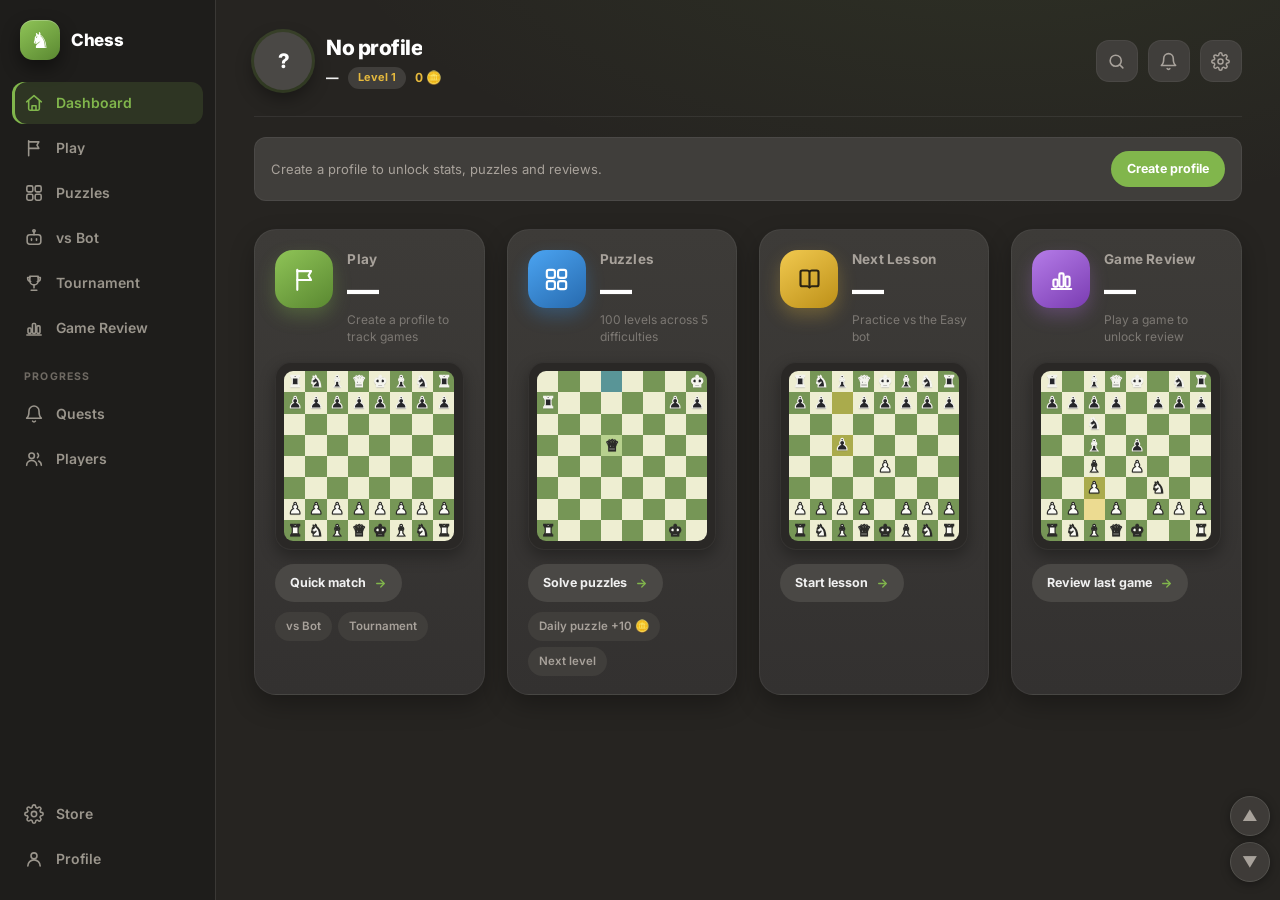
<file: index.html>
<!DOCTYPE html>
<html lang="en">
<head>
<meta charset="UTF-8">
<meta http-equiv="Cache-Control" content="no-cache, no-store, must-revalidate">
<meta http-equiv="Pragma" content="no-cache">
<meta http-equiv="Expires" content="0">
<!-- VERSION: 2.0.1 | Built: 2026-04-17 -->
<script src="js/head.js"></script>
<meta name="viewport" content="width=device-width, initial-scale=1.0, viewport-fit=cover">
<meta name="theme-color" content="#1a1a1a">
<meta name="mobile-web-app-capable" content="yes">
<meta name="apple-mobile-web-app-capable" content="yes">
<meta name="apple-mobile-web-app-title" content="Chess">
<title>Chess</title>
<link rel="stylesheet" href="css/base.css">
<link rel="stylesheet" href="css/dashboard.css">
<link rel="stylesheet" href="css/home.css">
<link rel="stylesheet" href="css/library.css">
<link rel="stylesheet" href="css/tournament.css">
<link rel="stylesheet" href="css/game.css">
<link rel="stylesheet" href="css/screens.css">
<link rel="stylesheet" href="css/ui.css">
</head>
<body>

<!-- ══════════ DASHBOARD ══════════ -->
<div class="screen on" id="sDash">
<div class="dash">

  <aside class="side">
    <a class="side-brand" href="#home">
      <span class="side-logo" aria-hidden="true">♞</span>
      <span class="side-word">Chess</span>
    </a>

    <nav class="side-nav" aria-label="Primary">
      <a class="nav-i on" href="#home" data-nav="home" title="Dashboard" aria-label="Dashboard" aria-current="page">
        <span class="nav-g"><svg viewBox="0 0 24 24" fill="none" stroke="currentColor" stroke-width="1.9" stroke-linecap="round" stroke-linejoin="round" aria-hidden="true"><path d="M3.2 10.6 12 3.2l8.8 7.4"></path><path d="M5.6 9.4V19a1.6 1.6 0 0 0 1.6 1.6h9.6A1.6 1.6 0 0 0 18.4 19V9.4"></path><path d="M9.6 20.6v-5.4h4.8v5.4"></path></svg></span>
        <span class="nav-t">Dashboard</span>
      </a>
      <a class="nav-i" href="#play" data-nav="play" title="Play" aria-label="Play">
        <span class="nav-g"><svg viewBox="0 0 24 24" fill="none" stroke="currentColor" stroke-width="1.9" stroke-linecap="round" stroke-linejoin="round" aria-hidden="true"><path d="M5.6 21.2V3.4"></path><path d="M5.6 4.6h12.2l-2.2 3.9 2.2 3.9H5.6"></path></svg></span>
        <span class="nav-t">Play</span>
      </a>
      <a class="nav-i" href="#puzzles" data-nav="puzzles" title="Puzzles" aria-label="Puzzles">
        <span class="nav-g"><svg viewBox="0 0 24 24" fill="none" stroke="currentColor" stroke-width="1.9" stroke-linejoin="round" aria-hidden="true"><rect x="3.4" y="3.4" width="7.2" height="7.2" rx="1.9"></rect><rect x="13.4" y="3.4" width="7.2" height="7.2" rx="1.9"></rect><rect x="3.4" y="13.4" width="7.2" height="7.2" rx="1.9"></rect><rect x="13.4" y="13.4" width="7.2" height="7.2" rx="1.9"></rect></svg></span>
        <span class="nav-t">Puzzles</span>
      </a>
      <a class="nav-i" href="#bot" data-nav="bot" title="Play vs Bot" aria-label="Play vs Bot">
        <span class="nav-g"><svg viewBox="0 0 24 24" fill="none" stroke="currentColor" stroke-width="1.9" stroke-linecap="round" stroke-linejoin="round" aria-hidden="true"><rect x="3.8" y="8" width="16.4" height="11.4" rx="3.2"></rect><path d="M12 4.6V8"></path><circle cx="12" cy="3.4" r="1.4"></circle><path d="M9 13v1.8M15 13v1.8"></path></svg></span>
        <span class="nav-t">vs Bot</span>
      </a>
      <a class="nav-i" href="#tournament" data-nav="tournament" title="Tournament" aria-label="Tournament">
        <span class="nav-g"><svg viewBox="0 0 24 24" fill="none" stroke="currentColor" stroke-width="1.9" stroke-linecap="round" stroke-linejoin="round" aria-hidden="true"><path d="M7 3.8h10v5.4a5 5 0 0 1-10 0z"></path><path d="M7 5.4H4.4v1.2A3.6 3.6 0 0 0 8 10.2"></path><path d="M17 5.4h2.6v1.2a3.6 3.6 0 0 1-3.6 3.6"></path><path d="M12 14.2v3.6M8.6 20.6h6.8"></path></svg></span>
        <span class="nav-t">Tournament</span>
      </a>
      <a class="nav-i" href="#review" data-nav="review" title="Game Review" aria-label="Game Review">
        <span class="nav-g"><svg viewBox="0 0 24 24" fill="none" stroke="currentColor" stroke-width="1.9" stroke-linejoin="round" aria-hidden="true"><path d="M3.4 20.4h17.2" stroke-linecap="round"></path><rect x="4.8" y="12" width="3.8" height="6.4" rx="1.2"></rect><rect x="10.1" y="6.6" width="3.8" height="11.8" rx="1.2"></rect><rect x="15.4" y="9.4" width="3.8" height="9" rx="1.2"></rect></svg></span>
        <span class="nav-t">Game Review</span>
      </a>
    </nav>

    <div class="side-cap">Progress</div>
    <nav class="side-nav side-nav-2" aria-label="Progress">
      <a class="nav-i" href="#quests" data-nav="quests" title="Quests" aria-label="Quests">
        <span class="nav-g"><svg viewBox="0 0 24 24" fill="none" stroke="currentColor" stroke-width="1.9" stroke-linecap="round" stroke-linejoin="round" aria-hidden="true"><path d="M18 8.4a6 6 0 1 0-12 0c0 6.6-2.8 8.6-2.8 8.6h17.6S18 15 18 8.4"></path><path d="M13.7 20.6a2 2 0 0 1-3.4 0"></path></svg></span>
        <span class="nav-t">Quests</span>
        <span class="dot" id="questDot" aria-hidden="true"></span>
      </a>
      <a class="nav-i" href="#library" data-nav="library" title="Players" aria-label="Players">
        <span class="nav-g"><svg viewBox="0 0 24 24" fill="none" stroke="currentColor" stroke-width="1.9" stroke-linecap="round" stroke-linejoin="round" aria-hidden="true"><circle cx="9.2" cy="8" r="3.3"></circle><path d="M3.2 19.6a6 6 0 0 1 12 0"></path><path d="M16.2 5.2a3.3 3.3 0 0 1 0 5.2"></path><path d="M17.6 14.4a6 6 0 0 1 3.2 5.2"></path></svg></span>
        <span class="nav-t">Players</span>
      </a>
    </nav>

    <div class="side-foot">
      <a class="nav-i" href="#store" data-nav="store" title="Store" aria-label="Store">
        <span class="nav-g"><svg viewBox="0 0 24 24" fill="none" stroke="currentColor" stroke-width="1.9" stroke-linecap="round" stroke-linejoin="round" aria-hidden="true"><circle cx="12" cy="12" r="3.2"></circle><path d="M19.4 15a1.7 1.7 0 0 0 .34 1.87l.06.06a2 2 0 1 1-2.83 2.83l-.06-.06A1.7 1.7 0 0 0 15 19.4a1.7 1.7 0 0 0-1 1.56V21a2 2 0 1 1-4 0v-.09A1.7 1.7 0 0 0 9 19.4a1.7 1.7 0 0 0-1.87.33l-.06.06a2 2 0 1 1-2.83-2.83l.06-.06A1.7 1.7 0 0 0 4.6 15a1.7 1.7 0 0 0-1.56-1H3a2 2 0 1 1 0-4h.09A1.7 1.7 0 0 0 4.6 9a1.7 1.7 0 0 0-.33-1.87l-.06-.06a2 2 0 1 1 2.83-2.83l.06.06A1.7 1.7 0 0 0 9 4.6h.09A1.7 1.7 0 0 0 10 3.09V3a2 2 0 1 1 4 0v.09A1.7 1.7 0 0 0 15 4.6a1.7 1.7 0 0 0 1.87-.33l.06-.06a2 2 0 1 1 2.83 2.83l-.06.06A1.7 1.7 0 0 0 19.4 9v.09A1.7 1.7 0 0 0 20.91 10H21a2 2 0 1 1 0 4h-.09a1.7 1.7 0 0 0-1.51 1z"></path></svg></span>
        <span class="nav-t">Store</span>
      </a>
      <a class="nav-i hide-sm" href="#profile" data-nav="profile" title="Switch profile" aria-label="Switch profile">
        <span class="nav-g"><svg viewBox="0 0 24 24" fill="none" stroke="currentColor" stroke-width="1.9" stroke-linecap="round" stroke-linejoin="round" aria-hidden="true"><circle cx="12" cy="8.2" r="3.6"></circle><path d="M4.6 20.4a7.4 7.4 0 0 1 14.8 0"></path></svg></span>
        <span class="nav-t">Profile</span>
      </a>
    </div>
  </aside>

  <main class="main">
    <div class="wrap">

      <header class="top">
        <a class="prof" href="#profile" title="Switch profile">
          <div class="prof-av" id="profAv" aria-hidden="true">?</div>
          <div class="prof-meta">
            <div class="prof-name">
              <span class="prof-handle" id="profName">No profile</span>
              <svg class="vbadge" id="profBadge" viewBox="0 0 24 24" role="img" aria-label="Profile active">
                <circle cx="12" cy="12" r="11" fill="#3f8ae0"></circle>
                <path d="M7 12.4l3.2 3.2L17 8.9" fill="none" stroke="#ffffff" stroke-width="2.6" stroke-linecap="round" stroke-linejoin="round"></path>
              </svg>
            </div>
            <div class="prof-sub">
              <span class="rating" id="profRating">—</span>
              <span class="chip" id="profLevel">Level 1</span>
              <span class="coins" id="profCoins">0 🪙</span>
            </div>
          </div>
        </a>

        <div class="util">
          <a class="util-i" href="#library" title="Search players" aria-label="Search players">
            <svg viewBox="0 0 24 24" fill="none" stroke="currentColor" stroke-width="2" stroke-linecap="round" aria-hidden="true">
              <circle cx="11" cy="11" r="7"></circle>
              <path d="M20 20l-3.6-3.6"></path>
            </svg>
          </a>
          <a class="util-i" href="#quests" title="Quests" aria-label="Quests">
            <svg viewBox="0 0 24 24" fill="none" stroke="currentColor" stroke-width="2" stroke-linecap="round" stroke-linejoin="round" aria-hidden="true">
              <path d="M18 8a6 6 0 1 0-12 0c0 7-3 9-3 9h18s-3-2-3-9"></path>
              <path d="M13.7 21a2 2 0 0 1-3.4 0"></path>
            </svg>
          </a>
          <a class="util-i" href="#store" title="Store" aria-label="Store">
            <svg viewBox="0 0 24 24" fill="none" stroke="currentColor" stroke-width="1.9" stroke-linecap="round" stroke-linejoin="round" aria-hidden="true">
              <circle cx="12" cy="12" r="3.2"></circle>
              <path d="M19.4 15a1.7 1.7 0 0 0 .34 1.87l.06.06a2 2 0 1 1-2.83 2.83l-.06-.06A1.7 1.7 0 0 0 15 19.4a1.7 1.7 0 0 0-1 1.56V21a2 2 0 1 1-4 0v-.09A1.7 1.7 0 0 0 9 19.4a1.7 1.7 0 0 0-1.87.33l-.06.06a2 2 0 1 1-2.83-2.83l.06-.06A1.7 1.7 0 0 0 4.6 15a1.7 1.7 0 0 0-1.56-1H3a2 2 0 1 1 0-4h.09A1.7 1.7 0 0 0 4.6 9a1.7 1.7 0 0 0-.33-1.87l-.06-.06a2 2 0 1 1 2.83-2.83l.06.06A1.7 1.7 0 0 0 9 4.6h.09A1.7 1.7 0 0 0 10 3.09V3a2 2 0 1 1 4 0v.09A1.7 1.7 0 0 0 15 4.6a1.7 1.7 0 0 0 1.87-.33l.06-.06a2 2 0 1 1 2.83 2.83l-.06.06A1.7 1.7 0 0 0 19.4 9v.09A1.7 1.7 0 0 0 20.91 10H21a2 2 0 1 1 0 4h-.09a1.7 1.7 0 0 0-1.51 1z"></path>
            </svg>
          </a>
        </div>
      </header>

      <div class="dash-note" id="dashNote" hidden>
        <span id="dashNoteText">No profile yet — create one to unlock stats.</span>
        <a class="dash-note-btn" href="#login">Create profile</a>
      </div>

      <section class="cards">

        <article class="card">
          <div class="c-head">
            <div class="c-ico ico-green" aria-hidden="true"><svg viewBox="0 0 24 24" fill="none" stroke="currentColor" stroke-width="1.9" stroke-linecap="round" stroke-linejoin="round"><path d="M5.6 21.2V3.4"></path><path d="M5.6 4.6h12.2l-2.2 3.9 2.2 3.9H5.6"></path></svg></div>
            <div class="c-copy">
              <div class="c-title">Play</div>
              <div class="c-stat" id="statPlay">0</div>
              <div class="c-text" id="textPlay">2-player, vs bot or tournament</div>
            </div>
          </div>
          <div class="c-vis">
            <div class="frame"><div class="board" data-board="play"></div></div>
            <a class="c-cta" href="#play">
              Quick match
              <svg viewBox="0 0 24 24" fill="none" stroke="currentColor" stroke-width="2.4" stroke-linecap="round" stroke-linejoin="round" aria-hidden="true"><path d="M5 12h13"></path><path d="M12.5 5.5 19 12l-6.5 6.5"></path></svg>
            </a>
            <div class="c-links">
              <a href="#bot">vs Bot</a>
              <a href="#tournament">Tournament</a>
            </div>
          </div>
        </article>

        <article class="card">
          <div class="c-head">
            <div class="c-ico ico-blue" aria-hidden="true"><svg viewBox="0 0 24 24" fill="none" stroke="currentColor" stroke-width="1.9" stroke-linejoin="round"><rect x="3.4" y="3.4" width="7.2" height="7.2" rx="1.9"></rect><rect x="13.4" y="3.4" width="7.2" height="7.2" rx="1.9"></rect><rect x="3.4" y="13.4" width="7.2" height="7.2" rx="1.9"></rect><rect x="13.4" y="13.4" width="7.2" height="7.2" rx="1.9"></rect></svg></div>
            <div class="c-copy">
              <div class="c-title">Puzzles</div>
              <div class="c-stat" id="statPuzzles">0</div>
              <div class="c-text" id="textPuzzles">Solved · 100 levels</div>
            </div>
          </div>
          <div class="c-vis">
            <div class="frame"><div class="board" data-board="puzzles"></div></div>
            <a class="c-cta" href="#puzzles">
              Solve puzzles
              <svg viewBox="0 0 24 24" fill="none" stroke="currentColor" stroke-width="2.4" stroke-linecap="round" stroke-linejoin="round" aria-hidden="true"><path d="M5 12h13"></path><path d="M12.5 5.5 19 12l-6.5 6.5"></path></svg>
            </a>
            <div class="c-links">
              <a href="#daily" id="dailyLink">Daily puzzle +10 🪙</a>
              <a href="#lesson">Next level</a>
            </div>
          </div>
        </article>

        <article class="card">
          <div class="c-head">
            <div class="c-ico ico-gold" aria-hidden="true"><svg viewBox="0 0 24 24" fill="none" stroke="currentColor" stroke-width="1.9" stroke-linecap="round" stroke-linejoin="round"><path d="M4 5.6A1.6 1.6 0 0 1 5.6 4H10a2.6 2.6 0 0 1 2 1 2.6 2.6 0 0 1 2-1h4.4A1.6 1.6 0 0 1 20 5.6v10.8a1.6 1.6 0 0 1-1.6 1.6H14a2.6 2.6 0 0 0-2 1 2.6 2.6 0 0 0-2-1H5.6A1.6 1.6 0 0 1 4 16.4z"></path><path d="M12 5.8v13"></path></svg></div>
            <div class="c-copy">
              <div class="c-title">Next Lesson</div>
              <div class="c-stat" id="statLesson">—</div>
              <div class="c-text" id="textLesson">Practice vs the Easy bot</div>
            </div>
          </div>
          <div class="c-vis">
            <div class="frame"><div class="board" data-board="lesson"></div></div>
            <div class="meter" id="lessonMeter" hidden><span class="m-fill fill-gold" id="lessonFill" style="width:0%"></span></div>
            <a class="c-cta" href="#lesson">
              Start lesson
              <svg viewBox="0 0 24 24" fill="none" stroke="currentColor" stroke-width="2.4" stroke-linecap="round" stroke-linejoin="round" aria-hidden="true"><path d="M5 12h13"></path><path d="M12.5 5.5 19 12l-6.5 6.5"></path></svg>
            </a>
          </div>
        </article>

        <article class="card">
          <div class="c-head">
            <div class="c-ico ico-purple" aria-hidden="true"><svg viewBox="0 0 24 24" fill="none" stroke="currentColor" stroke-width="1.9" stroke-linejoin="round"><path d="M3.4 20.4h17.2" stroke-linecap="round"></path><rect x="4.8" y="12" width="3.8" height="6.4" rx="1.2"></rect><rect x="10.1" y="6.6" width="3.8" height="11.8" rx="1.2"></rect><rect x="15.4" y="9.4" width="3.8" height="9" rx="1.2"></rect></svg></div>
            <div class="c-copy">
              <div class="c-title">Game Review</div>
              <div class="c-stat" id="statReview">—</div>
              <div class="c-text" id="textReview">Play a game to unlock review</div>
            </div>
          </div>
          <div class="c-vis">
            <div class="frame"><div class="board" data-board="review"></div></div>
            <div class="meter" id="reviewMeter" hidden><span class="m-fill fill-purple" id="reviewFill" style="width:0%"></span></div>
            <a class="c-cta" href="#review">
              Review last game
              <svg viewBox="0 0 24 24" fill="none" stroke="currentColor" stroke-width="2.4" stroke-linecap="round" stroke-linejoin="round" aria-hidden="true"><path d="M5 12h13"></path><path d="M12.5 5.5 19 12l-6.5 6.5"></path></svg>
            </a>
            <div class="c-links" id="reviewLinks" hidden>
              <a href="#replay">Replay moves</a>
            </div>
          </div>
        </article>

      </section>

    </div>
  </main>

</div>
</div>

<!-- ══════════ LOGIN ══════════ -->
<div class="screen" id="sLogin">
  <div class="login-logo">♟</div>
  <div class="login-title">Chess</div>
  <div class="login-sub">2 Player · Pass &amp; Play</div>
  <div class="login-card">
    <div id="loginMode">
      <div class="login-label">Your Username</div>
      <input class="login-input" id="loginUsernameInp" placeholder="Enter username" maxlength="18" autocomplete="off"/>
      <div class="login-err" id="loginErr"></div>
      <div class="login-label">Pick your avatar</div>
      <div class="avatar-grid" id="loginAvatarGrid"></div>
      <button class="login-btn" id="loginCreateBtn">Create Profile &amp; Play</button>
      <div class="login-switch" id="loginSwitchBtn">Already have a profile? <span>Switch Account</span></div>
    </div>
  </div>
</div>

<!-- ══════════ USER SELECT ══════════ -->
<div class="screen" id="sUserSelect">
  <div class="screen-head">
    <h2>👤 Profiles</h2>
    <div class="ib" id="userSelectNewBtn">+ New</div>
  </div>
  <div id="userList" class="stack"></div>
  <div class="ver">Tap a profile to log in</div>
</div>

<!-- ══════════ BOT SETUP ══════════ -->
<div class="screen" id="sBot">
  <div class="lib-head">
    <div class="back-btn" id="botBack">← Back</div>
    <h2>🤖 Play vs Bot</h2>
  </div>
  <div class="lead">Choose difficulty and your side</div>

  <div class="slbl">Select Difficulty</div>
  <div class="bot-card bot-easy" id="botEasyCard" data-diff="easy">
    <h3>🟢 Easy</h3>
    <p>Random legal moves — great for beginners and children</p>
  </div>
  <div class="bot-card bot-medium" id="botMediumCard" data-diff="medium">
    <h3>🟡 Medium</h3>
    <p>Captures pieces when possible, avoids obvious blunders</p>
  </div>
  <div class="bot-card bot-hard" id="botHardCard" data-diff="hard">
    <h3>🔴 Hard</h3>
    <p>Looks 2 moves ahead using minimax — a real challenge</p>
  </div>

  <div class="slbl">Play as</div>
  <div class="bot-side">
    <div class="bot-side-btn sel" id="botSideW" data-side="w">♔ White</div>
    <div class="bot-side-btn" id="botSideB" data-side="b">♚ Black</div>
  </div>

  <div class="name-section">
    <div class="slbl">Your Name</div>
    <input class="name-input boxed" id="botPlayerName" placeholder="Your name" maxlength="18" autocomplete="off"/>
  </div>

  <button class="gobtn" id="botStartBtn">🤖 Start vs Bot</button>
</div>

<!-- ══════════ HOME ══════════ -->
<div class="screen" id="sHome">
  <h1><span class="knight">♟</span> Chess</h1>
  <div class="sub">2 Player · Pass &amp; Play</div>
  <div class="preview" id="prev"></div>


  <!-- Daily Puzzle Banner -->
  <div id="dailyPuzzleBanner" class="daily-banner">
    <div>
      <div class="daily-banner-title">🌟 Daily Puzzle</div>
      <div class="daily-banner-sub">Solve today's puzzle — earn 10 🪙</div>
    </div>
    <div id="dailyStatus" class="daily-status"></div>
  </div>

  <!-- Dashboard Link -->
  <a class="sec-btn" href="#home">📊 Dashboard</a>

  <!-- Profile Bar -->
  <div class="profile-bar" id="profileBar">
    <div class="profile-av" id="profileAvHome"></div>
    <div class="profile-meta">
      <div class="profile-name" id="profileNameHome">Player</div>
      <div class="profile-lvl" id="profileLvlHome">Level 1</div>
    </div>
    <div class="profile-edit" id="profileEditBtn">Switch</div>
  </div>

  <!-- Coin Balance Bar -->
  <div id="coinBar" class="coin-bar">
    <div class="coin-left">
      <span class="coin-icon">🪙</span>
      <div>
        <div class="coin-amount" id="coinDisplay">0</div>
        <div class="coin-label">COINS</div>
      </div>
    </div>
    <div class="row-actions">
      <div class="ib gold" id="storeBtn">🛒 Store</div>
      <div class="ib blue" id="questBtn">📋 Quests</div>
    </div>
  </div>

  <!-- Player Names -->
  <div class="name-section">
    <div class="slbl">Player Names</div>
    <div class="name-row">
      <div class="tag tag-w">WHITE</div>
      <input class="name-input" id="nameW" placeholder="White player name" maxlength="18" autocomplete="off"/>
    </div>
    <div class="name-row">
      <div class="tag tag-b">BLACK</div>
      <input class="name-input" id="nameB" placeholder="Black player name" maxlength="18" autocomplete="off"/>
    </div>
  </div>

  <div class="slbl">Time Control</div>
  <div class="tgrid">
    <div class="tbtn" data-m="1"  data-i="0"><b>1 min</b><small>Bullet</small></div>
    <div class="tbtn" data-m="2"  data-i="1"><b>2+1</b><small>Bullet</small></div>
    <div class="tbtn" data-m="3"  data-i="0"><b>3 min</b><small>Blitz</small></div>
    <div class="tbtn" data-m="3"  data-i="2"><b>3+2</b><small>Blitz</small></div>
    <div class="tbtn" data-m="5"  data-i="0"><b>5 min</b><small>Blitz</small></div>
    <div class="tbtn" data-m="10" data-i="0"><b>10 min</b><small>Rapid</small></div>
    <div class="tbtn" data-m="15" data-i="10"><b>15+10</b><small>Rapid</small></div>
    <div class="tbtn" data-m="30" data-i="0"><b>30 min</b><small>Classical</small></div>
    <div class="tbtn" data-m="60" data-i="0"><b>60 min</b><small>Classical</small></div>
  </div>
  <div class="unlim on" id="uBtn"><b>♾ Unlimited</b><small>No time limit</small></div>
  <div id="customTimerRow" class="custom-timer on">
    <div class="custom-timer-title">⏱️ Custom Timer</div>
    <div class="timer-row">
      <input id="customMin" class="ti" type="number" inputmode="numeric" min="0" max="99" value="5"/>
      <span class="tu">min</span>
      <input id="customSec" class="ti" type="number" inputmode="numeric" min="0" max="59" value="0"/>
      <span class="tu">sec</span>
      <span class="tu">+</span>
      <input id="customInc" class="ti" type="number" inputmode="numeric" min="0" max="60" value="0"/>
      <span class="tu">inc</span>
      <div class="ib gold" id="customTimerSet">Set</div>
    </div>
  </div>
  <button class="gobtn" id="sBtn">▶ Start 2-Player Game</button>
  <button class="gobtn alt" id="botBtn">🤖 Play vs Bot</button>
  <div class="sec-btn gold" id="tourBtn">🏆 Tournament Mode</div>
  <div class="sec-btn purple" id="puzzleBtn">🧩 Puzzle Mode</div>
  <div class="sec-btn" id="libBtn">📚 Player Library</div>
  <div class="sec-btn danger sm" id="resetAllBtn">⚠️ Reset All Player Data</div>
  <div class="ver">v2.0.1</div>
</div>

<!-- ══════════ TOURNAMENT SETUP ══════════ -->
<div class="screen" id="sTour">
  <h2>🏆 Tournament</h2>
  <div class="sub">Best of series</div>
  <div class="tour-setup">
    <div class="slbl">Player Names</div>
    <div class="name-row">
      <div class="tag tag-w">WHITE</div>
      <input class="name-input" id="tNameW" placeholder="White player name" maxlength="18" autocomplete="off"/>
    </div>
    <div class="name-row">
      <div class="tag tag-b">BLACK</div>
      <input class="name-input" id="tNameB" placeholder="Black player name" maxlength="18" autocomplete="off"/>
    </div>
    <div class="tour-label">Number of Games</div>
    <div class="tour-games-row">
      <div class="tg-btn on" data-g="3"><b>3</b><small>Best of 3</small></div>
      <div class="tg-btn" data-g="5"><b>5</b><small>Best of 5</small></div>
      <div class="tg-btn" data-g="7"><b>7</b><small>Best of 7</small></div>
    </div>
    <div class="slbl">Time Control</div>
    <div class="tgrid" id="tourTimeGrid">
      <div class="tbtn" data-m="3"  data-i="0"><b>3 min</b><small>Blitz</small></div>
      <div class="tbtn" data-m="5"  data-i="0"><b>5 min</b><small>Blitz</small></div>
      <div class="tbtn" data-m="10" data-i="0"><b>10 min</b><small>Rapid</small></div>
    </div>
    <div class="unlim on" id="tUBtn"><b>♾ Unlimited</b><small>No time limit</small></div>
    <button class="gobtn" id="tStartBtn">🏆 Start Tournament</button>
    <div class="sec-btn" id="tBackBtn">← Back</div>
  </div>
</div>

<!-- ══════════ LIBRARY ══════════ -->
<div class="screen" id="sLib">
  <div class="lib-head">
    <div class="back-btn" id="libBack">← Back</div>
    <h2>📚 Library</h2>
  </div>
  <input class="lib-search" id="libSearch" placeholder="Search player..." autocomplete="off"/>
  <div id="libList"></div>
</div>

<!-- ══════════ GAME ══════════ -->
<div class="screen" id="sGame">
  <div class="panel" id="pB">
    <div class="pinfo">
      <div class="av avb" id="avB">B</div>
      <div class="pmeta"><div class="pname-row"><div class="pn" id="pnB">Player 2</div><div class="elo-pill" id="eloB">1000</div></div><div class="pl-lbl" id="plB">Black</div></div>
    </div>
    <div class="caps-row">
      <div class="caps" id="cB"></div>
      <div class="pts-badge" id="ptB"></div>
    </div>
    <div class="clk" id="ckB">—</div>
  </div>

  <div class="barea"><div id="board"></div></div>

  <div class="sbar">
    <div class="sbar-top">
      <div><div class="st" id="stxt">White's Turn</div><div class="ss" id="ssub">Tap a piece</div></div>
      <div class="sbtns">
        <div class="ib icon" id="undoBtn">↩</div>
        <div class="ib icon" id="hintBtn" style="display:none;">💡</div>
        <div class="ib icon" id="drawBtn">🤝</div>
        <div class="ib icon" id="rsgBtn">🏳</div>
        <div class="ib icon" id="mnuBtn">🏠</div>
      </div>
    </div>
    <div class="move-strip" id="moveStrip"></div>
    <div id="openingBanner"></div>
    <div class="rv-bar" id="rvBar">
      <span class="rv-label">👁 REVIEWING</span>
      <div class="rv-btns">
        <button class="rv-btn" id="rvFirst">⏮</button>
        <button class="rv-btn" id="rvPrev">◀</button>
        <button class="rv-btn" id="rvNext">▶</button>
        <button class="rv-btn" id="rvLast">⏭</button>
      </div>
      <span class="rv-exit" id="rvExit">✕ Live</span>
    </div>
  </div>

  <div class="panel" id="pW">
    <div class="pinfo">
      <div class="av avw" id="avW">W</div>
      <div class="pmeta"><div class="pname-row"><div class="pn" id="pnW">Player 1</div><div class="elo-pill" id="eloW">1000</div></div><div class="pl-lbl" id="plW">White</div></div>
    </div>
    <div class="caps-row">
      <div class="caps" id="cW"></div>
      <div class="pts-badge" id="ptW"></div>
    </div>
    <div class="clk" id="ckW">—</div>
  </div>
</div>

<!-- ══ Confirm Modal ══ -->
<div class="modal" id="confirmModal">
  <div class="mb">
    <h2 id="confirmTitle">Are you sure?</h2>
    <p id="confirmMsg">This cannot be undone.</p>
    <div class="rrow">
      <button class="br" id="confirmYes">Yes, Delete</button>
      <button class="bs" id="confirmNo">Cancel</button>
    </div>
  </div>
</div>

<!-- ══ Promotion ══ -->
<div class="modal" id="promoM">
  <div class="mb">
    <h2>Promotion!</h2>
    <p id="promoP">Choose your piece</p>
    <div class="ppr" id="promoR"></div>
  </div>
</div>

<!-- ══ Draw Offer ══ -->
<div class="modal" id="drawM"><div class="mb"><h2>🤝 Draw Offer</h2><p id="drawTxt">offers a draw.</p><div class="rrow"><button class="by" id="drawYes">Accept</button><button class="bs" id="drawNo">Decline</button></div></div></div>

<!-- ══ Resign ══ -->
<div class="modal" id="rsgM"><div class="mb"><h2>Resign?</h2><p id="rsgP">Player forfeits.</p><div class="rrow"><button class="br" id="rYes">Resign</button><button class="bs" id="rNo">Cancel</button></div></div></div>

<!-- Game Over (also used for tournament game end) -->
<div class="modal" id="goM">
  <div class="mb">
    <div class="modal-emoji" id="goTr">🏆</div>
    <h2 id="goTi">Checkmate!</h2>
    <p id="goDe">White wins</p>
    <div id="tourBarMid" class="trophy-box">
      <div class="modal-label">Tournament Score</div>
      <div id="tourScoreMid" class="score-big"></div>
    </div>
    <div class="mbs">
      <button class="bp" id="rmBtn">▶ Next Game</button>
      <button class="bs" id="replayBtn">🎬 Replay</button>
      <button class="bs" id="analysisBtn">📊 Analysis</button>
      <button class="bs" id="gmBtn">🏠 Main Menu</button>
    </div>
  </div>
</div>

<!-- Tournament Final Result -->
<div class="modal" id="tourEndM">
  <div class="mb">
    <div class="modal-emoji">🏆</div>
    <h2 id="teTitle" class="gold-text">Tournament Over!</h2>
    <p id="teDesc">White wins the tournament!</p>
    <div id="teFinalScore" class="final-score"></div>
    <div class="mbs">
      <button class="bp" id="teRematch">🏆 New Tournament</button>
      <button class="bs" id="teMenu">🏠 Main Menu</button>
    </div>
  </div>
</div>



<!-- ══ PUZZLE HOME ══ -->
<div class="screen" id="sPuzzleHome">
  <div class="lib-head">
    <div class="back-btn" id="pzlHomeBack">← Back</div>
    <h2>🧩 Puzzles</h2>
  </div>
  <div class="lead">Solve chess puzzles to sharpen your skills.<br>Complete each level to unlock the next.</div>
  <div class="diff-grid" id="diffGrid">
    <div class="diff-card diff-easy unlocked" data-diff="easy">
      <h3>Easy</h3><div class="diff-prog" id="prog-easy">0 / 20</div>
      <div class="diff-stars">⭐</div>
    </div>
    <div class="diff-card diff-medium locked" data-diff="medium">
      <div class="lock-icon" id="lock-medium">🔒</div>
      <h3>Medium</h3><div class="diff-prog" id="prog-medium">0 / 20</div>
      <div class="diff-stars">⭐⭐</div>
    </div>
    <div class="diff-card diff-hard locked" data-diff="hard">
      <div class="lock-icon" id="lock-hard">🔒</div>
      <h3>Hard</h3><div class="diff-prog" id="prog-hard">0 / 20</div>
      <div class="diff-stars">⭐⭐⭐</div>
    </div>
    <div class="diff-card diff-extreme locked" data-diff="extreme">
      <div class="lock-icon" id="lock-extreme">🔒</div>
      <h3>Extreme</h3><div class="diff-prog" id="prog-extreme">0 / 20</div>
      <div class="diff-stars">⭐⭐⭐⭐</div>
    </div>
    <div class="diff-card diff-expert locked span2" data-diff="expert">
      <div class="lock-icon" id="lock-expert">🔒</div>
      <h3>Expert</h3><div class="diff-prog" id="prog-expert">0 / 20</div>
      <div class="diff-stars">⭐⭐⭐⭐⭐</div>
    </div>
  </div>
  <div class="danger-link" id="pzlResetBtn">🔄 Reset All Puzzle Progress</div>
</div>

<!-- ══ PUZZLE LEVEL SELECT ══ -->
<div class="screen" id="sPuzzleLevels">
  <div class="lib-head">
    <div class="back-btn" id="pzlLvlBack">← Back</div>
    <h2 id="pzlLvlTitle">Easy Puzzles</h2>
  </div>
  <div class="level-grid" id="levelGrid"></div>
</div>

<!-- ══ PUZZLE PLAY ══ -->
<div class="screen" id="sPuzzlePlay">
  <div class="pzl-top">
    <div>
      <div class="pzl-title" id="pzlPlayTitle">Easy · Level 1</div>
      <div class="pzl-sub" id="pzlPlaySub">Find the best move</div>
    </div>
    <div class="pzl-hint-btn" id="pzlHintBtn">💡 Show Answer</div>
  </div>
  <div class="pzl-barea"><div id="pzlBoard"></div></div>
  <div class="pzl-status">
    <div class="pzl-msg info" id="pzlMsg">Tap a piece to start</div>
    <div class="pzl-btns">
      <div class="pzl-btn" id="pzlRetryBtn">↩ Retry</div>
      <div class="pzl-btn" id="pzlExitBtn">🏠 Exit</div>
    </div>
  </div>
</div>


<!-- ══ STORE ══ -->
<div class="screen" id="sStore">
  <div class="lib-head">
    <div class="back-btn" id="storeBack">← Back</div>
    <h2>🛒 Store</h2>
  </div>
  <div class="coin-bar">
    <div class="coin-left">
      <span class="coin-icon">🪙</span>
      <div>
        <div class="coin-amount" id="storeCoinDisplay">0</div>
        <div class="coin-label">coins available</div>
      </div>
    </div>
    <div class="row-actions">
      <div class="ib" id="redeemBtn">🎁 Redeem</div>
    </div>
  </div>
  <div id="storeList" class="v-list"></div>
</div>

<!-- ══ QUESTS ══ -->
<div class="screen" id="sQuests">
  <div class="lib-head">
    <div class="back-btn" id="questBack">← Back</div>
    <h2>📋 Quests</h2>
  </div>
  <div class="lead">Complete quests to earn 🪙 coins. Each quest can only be done once.</div>
  <div id="questList" class="v-list"></div>
</div>

<!-- ══ REDEEM ══ -->
<div class="modal" id="redeemModal">
  <div class="mb">
    <h2>🎁 Redeem Code</h2>
    <p>Enter your code to claim free coins</p>
    <input id="redeemInput" class="code-input" placeholder="ENTER CODE" maxlength="20" autocomplete="off"/>
    <div id="redeemMsg" class="msg-box"></div>
    <div class="rrow">
      <button class="bp" id="redeemSubmit">Claim</button>
      <button class="bs" id="redeemClose">Cancel</button>
    </div>
  </div>
</div>

<!-- ══ POST GAME ANALYSIS ══ -->
<!-- ══ REPLAY MODAL ══ -->
<div class="modal" id="replayModal">
  <div class="mb wide" style="display:flex;flex-direction:column;gap:8px;">
    <h2>🎬 Game Replay</h2>
    <div class="rp-label">Move <span id="rpMoveNum">0</span> / <span id="rpTotal">0</span></div>
    <div id="rpMoveLabel" class="rp-move-label"></div>
    <div id="rpBoard"></div>
    <div id="rpMoveList" class="rp-moves"></div>
    <div class="rp-ctrl">
      <button id="rpFirst" class="rp-btn">⏮</button>
      <button id="rpPrev" class="rp-btn">◀</button>
      <button id="rpPlay" class="rp-btn play">▶</button>
      <button id="rpNext" class="rp-btn">▶</button>
      <button id="rpLast" class="rp-btn">⏭</button>
    </div>
    <button class="bs" id="rpClose">✕ Close</button>
  </div>
</div>

<div class="modal" id="analysisModal">
  <div class="mb scroll align-left">
    <h2>📊 Game Analysis</h2>
    <div id="analysisContent"></div>
    <button class="bs" id="analysisClose" style="margin-top:16px;">Close</button>
  </div>
</div>

<!-- ══ COOLDOWN OVERLAY ══ -->
<div class="cooldown-overlay" id="cooldownOverlay">
  <div class="cd-emoji">⏳</div>
  <div class="cd-title">Puzzle Cooldown</div>
  <div class="cd-sub">You viewed the answer. Wait 5 minutes before solving more puzzles:</div>
  <div class="cd-timer" id="cdTimer">5:00:00</div>
  <div class="cd-back" id="cdBackBtn">← Go to Menu</div>
</div>

<!-- ══ SCROLL BUTTONS ══ -->
<button id="scrollDown">▼</button>
<button id="scrollUp">▲</button>
<script src="js/library.js"></script>
<script src="js/hint.js"></script>
<script src="js/tournament.js"></script>
<script src="js/engine.js"></script>
<script src="js/board.js"></script>
<script src="js/moves.js"></script>
<script src="js/game.js"></script>
<script src="js/store.js"></script>
<script src="js/profile.js"></script>
<script src="js/bot.js"></script>
<script src="js/puzzles.js"></script>
<script src="js/wiring.js"></script>
<script src="js/extras.js"></script>
<script src="js/dashboard.js"></script>
<script src="js/router.js"></script>
</body>
</html>
</file>
<file: css/base.css>
/* FONT IMPORT · RESET · THEME TOKENS · APP SHELL · SHARED CONTROLS
   Design language: chess.com app (dark) */

@import url('https://fonts.googleapis.com/css2?family=Inter:wght@400;500;600;700;800&display=swap');

*,*::before,*::after{box-sizing:border-box;margin:0;padding:0;}

:root{
  /* surfaces */
  --bg:#262421;
  --bg2:#302e2c;
  --sur:#403e3b;
  --sur2:#4a4845;
  --sur3:#56544f;
  /* lines */
  --bd:#54524e;
  --bd2:#6d6a65;
  /* board */
  --ls:#eeeed2;
  --ds:#769656;
  /* text */
  --tx:#f0f0f0;
  --mu:#a8a29b;
  --mu2:#7c7873;
  /* accents */
  --ac:#81b64c;
  --ac2:#63913a;
  --ac-soft:rgba(129,182,76,.16);
  --re:#d9534f;
  --bl:#3692e7;
  --go:#e5b93d;
  --pu:#a86dd8;
  /* metrics */
  --r:8px;
  --r-lg:12px;
  --r-pill:999px;
  --shadow:0 2px 10px rgba(0,0,0,.35);
  --shadow-lg:0 10px 30px rgba(0,0,0,.45);
  --tap:44px;
  --shell:560px;
  --safe-t:env(safe-area-inset-top,0px);
  --safe-b:env(safe-area-inset-bottom,0px);
  --safe-l:env(safe-area-inset-left,0px);
  --safe-r:env(safe-area-inset-right,0px);
}

html{height:100%;background:var(--bg);-webkit-text-size-adjust:100%;}
body{
  min-height:100%;
  font-family:'Inter',system-ui,-apple-system,'Segoe UI',Roboto,sans-serif;
  font-size:15px;line-height:1.45;color:var(--tx);background:var(--bg);
  -webkit-tap-highlight-color:transparent;
  -webkit-font-smoothing:antialiased;
  overscroll-behavior:none;
}
button,input,select{font:inherit;color:inherit;}
/* Interactive taps stay instant (no 300ms delay / double-tap zoom) while the
   browser keeps ownership of pan gestures so finger-drag scrolling works. */
button,input,select,textarea,a,[role=button],.tbtn,.gobtn,.ca-btn,.si-btn,.uc-del,.av-opt,.user-card,.diff-card{
  touch-action:manipulation;
}
button{cursor:pointer;border:none;background:none;}
input{appearance:none;-webkit-appearance:none;}

/* ══ SCREEN SHELL ══ */
.screen{display:none;}
.screen.on{display:flex;}

#sHome,#sTour,#sLib,#sBot,#sUserSelect,#sStore,#sQuests,#sPuzzleHome,#sPuzzleLevels{
  flex-direction:column;align-items:center;min-height:100dvh;
  padding:calc(14px + var(--safe-t)) calc(14px + var(--safe-r)) calc(44px + var(--safe-b)) calc(14px + var(--safe-l));
  background:var(--bg);
  overflow-y:auto;-webkit-overflow-scrolling:touch;
  overscroll-behavior-y:contain;
}
/* every screen keeps one centred content column that grows on larger phones/tablets */
#sHome>*,#sTour>*,#sLib>*,#sBot>*,#sUserSelect>*,#sStore>*,#sQuests>*,#sPuzzleHome>*,#sPuzzleLevels>*{
  width:100%;max-width:var(--shell);
}
.grow{flex:1 1 auto;min-height:0;}
.stack{display:flex;flex-direction:column;gap:8px;}
.align-left{text-align:left;}

/* ══ TYPOGRAPHY HELPERS ══ */
.sub{font-size:12px;color:var(--mu);letter-spacing:.4px;margin-bottom:16px;}
.slbl,.tour-label{
  font-size:11px;font-weight:600;color:var(--mu);letter-spacing:1.2px;
  text-transform:uppercase;margin:14px 0 8px;
}
.lead{font-size:13px;color:var(--mu);text-align:center;margin-bottom:18px;}
.ver{font-size:10px;color:var(--mu2);letter-spacing:1px;margin-top:10px;text-align:center;}

/* ══ BUTTONS ══ */
.gobtn{
  width:100%;min-height:var(--tap);background:var(--ac);color:#fff;
  border-radius:var(--r);padding:14px 16px;font-size:15px;font-weight:600;
  box-shadow:0 2px 0 rgba(0,0,0,.18);transition:background .15s,transform .08s;
  margin-bottom:10px;
}
.gobtn.alt{background:var(--bl);}
.gobtn.gold{background:var(--go);color:#23231f;}

.sec-btn{
  width:100%;min-height:var(--tap);display:flex;align-items:center;justify-content:space-between;gap:10px;
  background:var(--sur);color:var(--tx);border-radius:var(--r);
  padding:13px 14px;font-size:14px;font-weight:600;margin-bottom:8px;text-align:left;
  transition:background .15s;text-decoration:none;
}
.sec-btn.gold{color:var(--go);}
.sec-btn.purple{color:var(--pu);}
.sec-btn.danger{color:var(--re);}
.sec-btn.sm{font-size:12px;padding:11px 14px;}
.sec-btn small{color:var(--mu);font-weight:500;}

.ib{
  min-height:34px;display:inline-flex;align-items:center;justify-content:center;gap:6px;
  background:var(--sur2);border-radius:var(--r);padding:6px 12px;
  font-size:13px;font-weight:600;color:var(--tx);
  transition:background .15s,transform .08s;white-space:nowrap;
}
.ib.gold{background:var(--go);color:#23231f;}
.ib.blue{background:var(--bl);color:#fff;}
.ib.ghost{background:transparent;border:1px solid var(--bd);}
.ib.icon{min-width:38px;padding:6px 9px;font-size:15px;}

.ca-btn{
  flex:1;min-height:36px;padding:8px;border-radius:var(--r);
  background:var(--sur2);color:var(--tx);font-size:12px;font-weight:600;
  transition:background .15s;
}
.ca-btn.del{color:var(--re);}
.ca-btn.tog{color:var(--ac);}

.back-btn{
  background:var(--sur);border-radius:var(--r);padding:9px 14px;
  font-size:13px;font-weight:600;color:var(--tx);min-height:38px;
  display:inline-flex;align-items:center;
}

.bp,.bs,.br,.by{
  width:100%;min-height:var(--tap);border-radius:var(--r);padding:13px 16px;
  font-size:15px;font-weight:600;transition:filter .15s;
}
.bp{background:var(--ac);color:#fff;}
.bs{background:var(--sur2);color:var(--tx);}
.br{background:var(--re);color:#fff;}
.by{background:var(--go);color:#23231f;}
.rrow{display:flex;gap:8px;}
.rrow>*{flex:1;}
.mbs{display:flex;flex-direction:column;gap:8px;}

/* ══ FORM CONTROLS ══ */
.name-input,.lib-search,.login-input,.ti,.code-input{
  width:100%;background:var(--sur2);border:1px solid transparent;border-radius:var(--r);
  padding:12px 14px;color:var(--tx);font-size:15px;font-weight:500;outline:none;
  caret-color:var(--ac);transition:border-color .15s,background .15s;
}
.name-input::placeholder,.lib-search::placeholder,.login-input::placeholder{color:var(--mu2);}
.name-input:focus,.lib-search:focus,.login-input:focus,.ti:focus,.code-input:focus{
  border-color:var(--ac);background:var(--sur);
}
.ti{width:62px;padding:9px 6px;text-align:center;font-weight:600;}
.tu{font-size:11px;color:var(--mu);}
.code-input{text-align:center;text-transform:uppercase;letter-spacing:3px;font-weight:700;margin-bottom:14px;}

/* ══ SCROLL BUTTONS ══ */
#scrollDown,#scrollUp{
  position:fixed;right:calc(10px + var(--safe-r));width:40px;height:40px;border-radius:50%;
  background:rgba(64,62,59,.92);border:1px solid var(--bd);color:var(--mu);
  font-size:15px;font-weight:700;display:flex;align-items:center;justify-content:center;
  z-index:400;box-shadow:var(--shadow);cursor:pointer;
  -webkit-user-select:none;user-select:none;
}
#scrollDown{bottom:calc(18px + var(--safe-b));}
#scrollUp{bottom:calc(64px + var(--safe-b));}

/* ══ KEYFRAMES ══ */
@keyframes toastIn{from{opacity:0;transform:translateX(-50%) translateY(10px);}to{opacity:1;transform:translateX(-50%) translateY(0);}}

/* ══ POINTER / MOTION ══ */
@media (hover:hover){
  .gobtn:hover{filter:brightness(1.08);}
  .sec-btn:hover{background:var(--sur2);}
  .ib:hover{filter:brightness(1.12);}
  .ca-btn:hover,.bp:hover,.bs:hover,.br:hover,.by:hover{filter:brightness(1.12);}
  .back-btn:hover{background:var(--sur2);}
  .lvl-btn:hover:not(.locked),.diff-card:hover:not(.locked),.bot-card:hover{filter:brightness(1.08);}
  .store-item:hover{background:var(--sur2);}
}
.gobtn:active,.sec-btn:active,.ib:active,.ca-btn:active,.bp:active,.bs:active,.br:active,.by:active{transform:scale(.985);}
@media (prefers-reduced-motion:reduce){
  *,*::before,*::after{animation-duration:.01ms!important;animation-iteration-count:1!important;transition-duration:.01ms!important;}
}
</file>
<file: css/dashboard.css>
.dash{
  display:grid;grid-template-columns:216px minmax(0,1fr);
  min-height:100dvh;background:var(--bg);
  background-image:radial-gradient(1100px 520px at 78% -12%,rgba(129,182,76,.09),transparent 62%);
}

.side{
  position:sticky;top:0;height:100dvh;display:flex;flex-direction:column;align-items:stretch;
  gap:2px;padding:20px 12px calc(20px + var(--safe-b));
  background:#1e1d1b;border-right:1px solid #3a3835;z-index:60;
  overflow-y:auto;overflow-x:hidden;scrollbar-width:none;
}
.side::-webkit-scrollbar{display:none;}
.side-brand{
  display:flex;align-items:center;gap:11px;padding:0 8px 20px;
  text-decoration:none;color:#fff;
}
.side-logo{
  width:40px;height:40px;flex-shrink:0;border-radius:13px;
  display:flex;align-items:center;justify-content:center;
  font-size:22px;line-height:1;color:#fff;
  background:linear-gradient(145deg,#8fc457,#5a8831);
  box-shadow:0 8px 18px rgba(0,0,0,.45),inset 0 1px 0 rgba(255,255,255,.25);
}
.side-word{font-size:17px;font-weight:800;letter-spacing:-.3px;white-space:nowrap;}
.side-nav{
  display:flex;flex-direction:column;gap:3px;
  width:100%;
}
.side-foot{margin-top:auto;display:flex;flex-direction:column;gap:3px;}
.side-cap{
  margin:18px 0 7px;padding:0 12px;
  font-size:10.5px;font-weight:700;letter-spacing:1.2px;
  text-transform:uppercase;color:#6f6a63;
}

.nav-i{
  position:relative;width:100%;height:42px;border-radius:12px;
  display:flex;align-items:center;gap:12px;padding:0 12px;
  color:#9a958c;font-size:14px;line-height:1;
  text-decoration:none;
  transition:background .18s,color .18s,transform .1s;
  -webkit-user-select:none;user-select:none;
}
.nav-i .nav-g{
  width:20px;height:20px;flex-shrink:0;
  display:flex;align-items:center;justify-content:center;
}
.nav-i svg{width:20px;height:20px;display:block;}
.nav-t{font-weight:600;white-space:nowrap;overflow:hidden;text-overflow:ellipsis;}
.nav-i:hover{background:rgba(255,255,255,.055);color:var(--tx);}
.nav-i:active{transform:scale(.98);}
/* inset marker keeps the active state visible even though .side clips overflow */
.nav-i.on{
  background:rgba(129,182,76,.16);color:var(--ac);
  box-shadow:inset 3px 0 0 var(--ac);
}
.nav-i:focus-visible,.util-i:focus-visible,.c-cta:focus-visible{
  outline:2px solid var(--ac);outline-offset:2px;
}

.main{min-width:0;padding:32px clamp(18px,3vw,40px) 56px;}
.wrap{max-width:1380px;margin:0 auto;}

.top{
  display:flex;align-items:center;justify-content:space-between;gap:20px;
  padding-bottom:26px;border-bottom:1px solid rgba(255,255,255,.07);
}
.prof{display:flex;align-items:center;gap:14px;min-width:0;text-decoration:none;color:inherit;}
.prof-av{
  width:58px;height:58px;flex-shrink:0;border-radius:50%;
  display:flex;align-items:center;justify-content:center;
  font-size:20px;font-weight:800;letter-spacing:-.4px;color:#fff;
  background:linear-gradient(145deg,#8fc457,#4f7a2c);
  box-shadow:0 0 0 3px rgba(129,182,76,.2),0 8px 18px rgba(0,0,0,.4);
}
.prof-meta{min-width:0;}
.prof-name{display:flex;align-items:center;gap:8px;}
.prof-handle{
  font-size:21px;font-weight:800;letter-spacing:-.5px;color:#fff;
  overflow:hidden;text-overflow:ellipsis;white-space:nowrap;
}
.vbadge{width:19px;height:19px;flex-shrink:0;}
.prof-sub{display:flex;align-items:center;gap:9px;margin-top:4px;font-size:12.5px;color:var(--mu);}
.flag{font-size:14px;line-height:1;}
.rating{font-weight:800;color:var(--tx);font-variant-numeric:tabular-nums;}
.coins{font-weight:700;color:var(--go);font-variant-numeric:tabular-nums;}
.chip{
  background:var(--sur);border-radius:var(--r-pill);padding:3px 10px;
  font-size:11px;font-weight:700;color:var(--go);white-space:nowrap;
}

.dash-note{
  display:flex;align-items:center;justify-content:space-between;gap:12px;flex-wrap:wrap;
  margin-top:20px;padding:13px 16px;border-radius:var(--r-lg);
  background:var(--sur);border:1px solid rgba(255,255,255,.06);
  font-size:13px;color:var(--mu);
}
.dash-note[hidden]{display:none;}
.dash-note-btn{
  background:var(--ac);color:#fff;text-decoration:none;
  border-radius:var(--r-pill);padding:9px 16px;font-size:12.5px;font-weight:700;
  transition:filter .15s,transform .1s;
}
.dash-note-btn:hover{filter:brightness(1.08);}
.dash-note-btn:active{transform:scale(.97);}

.util{display:flex;align-items:center;gap:10px;flex-shrink:0;}
.util-i{
  position:relative;width:42px;height:42px;border-radius:13px;
  background:var(--sur);border:1px solid rgba(255,255,255,.05);
  display:flex;align-items:center;justify-content:center;color:var(--mu);
  text-decoration:none;
  transition:background .18s,color .18s,transform .1s;
}
.util-i svg{width:19px;height:19px;}
.util-i:hover{background:var(--sur2);color:var(--tx);}
.util-i:active{transform:scale(.94);}
.dot{
  position:absolute;top:50%;transform:translateY(-50%);right:12px;
  width:8px;height:8px;border-radius:50%;
  background:#d9534f;box-shadow:0 0 0 2px #1e1d1b;
}

.cards{
  display:grid;grid-template-columns:repeat(4,minmax(0,1fr));
  gap:22px;margin-top:28px;
}
.card{
  display:flex;flex-direction:column;min-width:0;
  background:linear-gradient(180deg,#3d3b38 0%,#333130 100%);
  border:1px solid rgba(255,255,255,.06);border-radius:22px;
  padding:20px 20px 18px;
  box-shadow:0 10px 24px rgba(0,0,0,.28);
  transition:transform .2s,box-shadow .2s,border-color .2s;
}
.card:hover{
  transform:translateY(-5px);
  border-color:rgba(255,255,255,.11);
  box-shadow:0 20px 38px rgba(0,0,0,.42);
}

.c-head{display:flex;align-items:flex-start;gap:14px;}
.c-ico{
  width:58px;height:58px;flex-shrink:0;border-radius:18px;
  display:flex;align-items:center;justify-content:center;
  font-size:29px;line-height:1;color:#fff;transition:transform .2s;
}
.c-ico svg{width:27px;height:27px;display:block;}
.ico-green{background:linear-gradient(145deg,#8fc457,#5a8831);box-shadow:0 8px 18px rgba(129,182,76,.3);}
.ico-blue{background:linear-gradient(145deg,#4ba4f2,#276aae);box-shadow:0 8px 18px rgba(54,146,231,.3);}
.ico-gold{background:linear-gradient(145deg,#f1c94f,#bd9018);box-shadow:0 8px 18px rgba(229,185,61,.28);color:#2b2413;}
.ico-purple{background:linear-gradient(145deg,#b57ce8,#7a3cb2);box-shadow:0 8px 18px rgba(168,109,216,.3);}

.c-copy{min-width:0;}
.c-title{font-size:13.5px;font-weight:700;letter-spacing:.2px;color:var(--mu);}
.c-stat{
  margin-top:3px;font-size:clamp(30px,2.5vw,38px);font-weight:800;
  letter-spacing:-1.5px;line-height:1.05;color:#fff;font-variant-numeric:tabular-nums;
}
.c-text{margin-top:6px;font-size:12px;line-height:1.4;color:var(--mu2);}

.c-vis{margin-top:16px;display:flex;flex-direction:column;align-items:flex-start;}
.frame{
  width:100%;padding:9px;border-radius:16px;background:#2a2826;
  box-shadow:inset 0 0 0 1px rgba(255,255,255,.05),0 6px 16px rgba(0,0,0,.32);
}
.board{
  display:grid;grid-template-columns:repeat(8,1fr);grid-template-rows:repeat(8,1fr);
  aspect-ratio:1;border-radius:9px;overflow:hidden;container-type:inline-size;
}
.sq{display:flex;align-items:center;justify-content:center;position:relative;}
.sq.L{background:var(--ls);}
.sq.D{background:var(--ds);}
.pc{
  display:block;font-size:26px;line-height:1;font-family:'Segoe UI Symbol','Noto Sans Symbols 2',serif;
}
.pc.w{color:#fbfbf6;-webkit-text-stroke:1.2px #2b2b28;text-shadow:0 1px 1px rgba(0,0,0,.35);}
.pc.b{color:#26262a;-webkit-text-stroke:1.2px #f4f4ee;text-shadow:0 1px 1px rgba(0,0,0,.4);}
.pc{font-size:9.4cqw;}
.sq.last{box-shadow:inset 0 0 0 100px rgba(233,196,64,.45);}
.sq.mark{box-shadow:inset 0 0 0 100px rgba(54,146,231,.45);}
.sq.from{box-shadow:inset 0 0 0 100px rgba(129,182,76,.5);}

.meter{width:100%;height:6px;margin-top:12px;border-radius:var(--r-pill);background:#2a2826;overflow:hidden;}
.m-fill{display:block;height:100%;border-radius:var(--r-pill);}
.fill-gold{background:linear-gradient(90deg,#e5b93d,#f1c94f);}
.fill-purple{background:linear-gradient(90deg,#8b52c9,#c48bf5);}

.c-cta{
  margin-top:14px;display:inline-flex;align-items:center;gap:8px;
  background:var(--sur2);border-radius:var(--r-pill);padding:10px 15px;
  font-size:12.5px;font-weight:700;color:var(--tx);text-decoration:none;
  transition:background .18s,transform .1s;
}
.c-cta svg{width:13px;height:13px;color:var(--ac);}
.c-cta:hover{background:var(--sur3);}
.c-cta:active{transform:scale(.97);}

.c-links{display:flex;flex-wrap:wrap;gap:6px;margin-top:10px;}
.c-links[hidden]{display:none;}
.c-links a{
  font-size:11.5px;font-weight:600;color:var(--mu);text-decoration:none;
  background:var(--sur);border-radius:var(--r-pill);padding:6px 11px;
  transition:background .18s,color .18s;
}
.c-links a:hover{background:var(--sur2);color:var(--tx);}

@media (hover:hover){
  .card:hover .c-ico{transform:scale(1.05);}
}
@media (hover:none){
  .card:hover{transform:none;box-shadow:0 10px 24px rgba(0,0,0,.28);}
}

@media (min-width:1500px){
  .main{padding-left:56px;padding-right:56px;}
}

@media (max-width:1240px){
  .cards{grid-template-columns:repeat(2,minmax(0,1fr));}
}
@media (max-width:900px){
  .dash{grid-template-columns:76px minmax(0,1fr);}
  .side-word,.nav-t,.side-cap{display:none;}
  .side{padding-left:8px;padding-right:8px;}
  .side-brand{padding-left:10px;padding-right:10px;padding-bottom:14px;}
  .nav-i{justify-content:center;padding:0;height:46px;}
}
@media (max-width:760px){
  .dash{grid-template-columns:minmax(0,1fr);}
  .side{
    position:fixed;top:auto;left:0;right:0;bottom:0;height:auto;
    flex-direction:row;align-items:stretch;justify-content:space-between;gap:2px;
    padding:6px 6px calc(6px + var(--safe-b));
    border-right:none;border-top:1px solid #3a3835;
  }
  .side-brand,.side-cap,.hide-sm,.side-nav-2{display:none;}
  .side-nav{flex-direction:row;gap:2px;width:auto;flex:1;}
  .side-foot{margin-top:0;flex-direction:row;gap:2px;width:auto;}
  .nav-i{
    flex:1 1 0;min-width:0;height:52px;padding:4px 2px;
    flex-direction:column;justify-content:center;gap:4px;font-size:11px;
  }
  .nav-i .nav-g{width:22px;height:22px;}
  .nav-i svg{width:19px;height:19px;}
  /* restore labels: the 900px rail rule hides .nav-t, the bar needs it back */
  .nav-t{display:block;font-size:9.5px;font-weight:600;letter-spacing:-.1px;text-align:center;}
  /* the rail marker becomes a top line in the bottom bar */
  .nav-i.on{background:rgba(129,182,76,.16);box-shadow:inset 0 2px 0 var(--ac);}
  .dot{top:5px;right:calc(50% - 15px);transform:none;}
  .main{padding:22px 16px calc(96px + var(--safe-b));}
  .top{gap:14px;padding-bottom:20px;}
  .prof-av{width:50px;height:50px;font-size:18px;}
  .prof-handle{font-size:18px;}
  .cards{grid-template-columns:minmax(0,1fr);gap:16px;margin-top:20px;}
  .c-stat{font-size:34px;}
  .frame{width:min(100%,250px);}
}
@media (max-width:420px){
  .util-i{width:38px;height:38px;}
  .chip{display:none;}
  .side{padding-left:4px;padding-right:4px;gap:0;}
  .nav-i{height:48px;border-radius:11px;}
  .nav-t{font-size:9px;}
  .util{gap:7px;}
}
@media (prefers-reduced-motion:reduce){
  .card:hover{transform:none;}
}
</file>
<file: css/home.css>
/* HOME SCREEN · BRAND · PROFILE + COIN BARS · NAME & TIMER PICKERS */

/* ══ BRAND ══ */
#sHome h1{
  font-size:clamp(30px,9vw,40px);font-weight:800;letter-spacing:-.8px;
  color:#fff;text-align:center;margin-bottom:2px;
}
#sHome h1 .knight{color:var(--ac);}
#sHome .sub{text-align:center;margin-bottom:18px;}

/* mini board preview */
.preview{
  display:grid;grid-template-columns:repeat(8,clamp(18px,6.4vw,26px));
  grid-template-rows:repeat(8,clamp(18px,6.4vw,26px));
  border:1px solid var(--bd);border-radius:6px;overflow:hidden;
  margin:0 auto 18px;box-shadow:var(--shadow);
}
.ps{width:auto;height:auto;display:flex;align-items:center;justify-content:center;padding:1px;}
.pl{background:var(--ls);}
.pd{background:var(--ds);}

/* ══ BOARD THEME SWATCHES ══ */
.theme-row{display:flex;gap:8px;width:100%;margin-bottom:16px;}
.theme-swatch{
  flex:1;height:38px;border-radius:var(--r);cursor:pointer;overflow:hidden;display:flex;
  border:2px solid transparent;transition:border-color .15s;
  -webkit-user-select:none;user-select:none;
}
.theme-swatch.on{border-color:#fff;}
.sw-l{flex:1;}
.sw-d{flex:1;}

/* ══ DAILY PUZZLE BANNER ══ */
.daily-banner{
  display:none;align-items:center;justify-content:space-between;gap:10px;
  background:linear-gradient(100deg,rgba(129,182,76,.22),rgba(54,146,231,.14));
  border-radius:var(--r);padding:12px 14px;margin-bottom:10px;
  cursor:pointer;-webkit-user-select:none;user-select:none;
}
.daily-banner-title{font-size:14px;font-weight:700;color:#fff;}
.daily-banner-sub{font-size:11px;color:var(--mu);margin-top:1px;}
.daily-status{font-size:11px;font-weight:700;color:var(--ac);white-space:nowrap;}

/* ══ PROFILE BAR ══ */
.profile-bar{
  display:flex;align-items:center;gap:10px;width:100%;
  background:var(--sur);border-radius:var(--r);padding:10px 12px;margin-bottom:10px;
}
.profile-av{
  width:40px;height:40px;border-radius:50%;flex-shrink:0;
  display:flex;align-items:center;justify-content:center;
  font-size:16px;font-weight:800;color:#fff;
}
.profile-meta{min-width:0;flex:1;}
.profile-name{font-size:14px;font-weight:700;white-space:nowrap;overflow:hidden;text-overflow:ellipsis;}
.profile-lvl{font-size:11px;color:var(--mu);}
.profile-edit{
  font-size:11px;font-weight:600;color:var(--ac);flex-shrink:0;
  padding:6px 10px;border:1px solid var(--ac);border-radius:var(--r);cursor:pointer;
  -webkit-user-select:none;user-select:none;
}

/* ══ COIN BAR ══ */
.coin-bar{
  display:flex;align-items:center;justify-content:space-between;gap:10px;width:100%;
  background:var(--sur);border-radius:var(--r);padding:10px 12px;margin-bottom:14px;
}
.coin-left{display:flex;align-items:center;gap:10px;min-width:0;}
.coin-icon{font-size:20px;line-height:1;}
.coin-amount{font-size:19px;font-weight:800;color:var(--go);font-variant-numeric:tabular-nums;}
.coin-label{font-size:10px;color:var(--mu);letter-spacing:1px;}
.row-actions{display:flex;gap:6px;flex-shrink:0;}

/* ══ PLAYER NAMES ══ */
.name-section{width:100%;margin-bottom:4px;}
.name-row{
  display:flex;align-items:center;gap:10px;margin-bottom:8px;
  background:var(--sur);border-radius:var(--r);padding:8px 12px;
}
.tag{
  font-size:10px;font-weight:800;letter-spacing:.5px;border-radius:6px;padding:4px 7px;
  flex-shrink:0;color:#23231f;
}
.tag-w{background:#eeeed2;}
.tag-b{background:#4a4845;color:#eeeed2;}
.name-input{flex:1;min-width:0;background:transparent;padding:8px 0;}
.name-input:focus{background:transparent;}
.name-input.boxed{background:var(--sur2);border-radius:var(--r);padding:12px 14px;font-size:15px;font-weight:500;}
.name-input.boxed:focus{background:var(--sur);}

/* ══ TIME CONTROL ══ */
.tgrid{display:flex;flex-wrap:wrap;gap:6px;width:100%;}
.tbtn{
  flex:1 1 auto;min-width:66px;min-height:42px;
  background:var(--sur);border-radius:var(--r);padding:8px 10px;text-align:center;
  cursor:pointer;transition:background .15s,color .15s;
  -webkit-user-select:none;user-select:none;
}
.tbtn b{display:block;font-size:13px;font-weight:700;}
.tbtn small{font-size:10px;color:var(--mu);}
.tbtn.on{background:var(--ac);color:#fff;}
.tbtn.on small{color:rgba(255,255,255,.8);}
.unlim{
  width:100%;min-height:44px;background:var(--sur);border-radius:var(--r);
  padding:10px;text-align:center;cursor:pointer;margin-top:6px;margin-bottom:12px;
  transition:background .15s,color .15s;-webkit-user-select:none;user-select:none;
}
.unlim b{font-size:14px;font-weight:700;}
.unlim small{display:block;font-size:11px;color:var(--mu);margin-top:1px;}
.unlim.on{background:var(--ac);color:#fff;}
.unlim.on small{color:rgba(255,255,255,.8);}

/* ══ CUSTOM TIMER ══ */
.custom-timer{
  display:none;width:100%;background:var(--sur);border:1px solid var(--bd);
  border-radius:var(--r);padding:12px;margin:8px 0 14px;
}
.custom-timer.on{display:block;}
.custom-timer-title{font-size:11px;font-weight:700;color:var(--go);margin-bottom:10px;letter-spacing:.5px;}
.timer-row{display:flex;gap:6px;align-items:center;flex-wrap:wrap;}

/* ══ RESPONSIVE ══ */
@media (max-width:360px){
  .tbtn{min-width:58px;padding:8px 6px;}
  .ti{width:54px;}
}
@media (min-width:420px){
  .theme-swatch{height:44px;}
}
</file>
<file: css/library.css>
/* PLAYER LIBRARY */

.lib-head{display:flex;align-items:center;gap:12px;width:100%;margin-bottom:16px;}
.lib-head h2{font-size:20px;font-weight:700;color:#fff;letter-spacing:-.2px;}
.lib-search{margin-bottom:14px;font-weight:500;}

.player-card{width:100%;background:var(--sur);border-radius:var(--r-lg);padding:12px 14px;margin-bottom:10px;}
.pc-top{display:flex;align-items:center;gap:10px;margin-bottom:10px;}
.pc-av{
  width:40px;height:40px;border-radius:50%;background:var(--ac);flex-shrink:0;
  display:flex;align-items:center;justify-content:center;
  font-size:17px;font-weight:800;color:#fff;
}
.pc-name{font-size:15px;font-weight:700;}
.pc-elo{font-size:16px;font-weight:800;color:var(--go);font-variant-numeric:tabular-nums;margin-left:auto;}
.pc-since{font-size:11px;color:var(--mu);}

.pc-stats{display:grid;grid-template-columns:repeat(5,1fr);gap:5px;margin-bottom:10px;}
.stat-box{background:var(--sur2);border-radius:6px;padding:8px 2px;text-align:center;}
.stat-val{font-size:14px;font-weight:700;font-variant-numeric:tabular-nums;}
.stat-lbl{font-size:8px;color:var(--mu);text-transform:uppercase;letter-spacing:.6px;margin-top:1px;}
.stat-val.win{color:var(--ac);}
.stat-val.loss{color:var(--re);}
.stat-val.draw{color:var(--go);}

.game-log{max-height:0;overflow:hidden;transition:max-height .3s ease;}
.game-log.open{max-height:340px;overflow-y:auto;}
.game-entry{display:flex;align-items:center;gap:6px;padding:7px 0;border-top:1px solid var(--bd);font-size:11px;}
.ge-res{font-weight:700;padding:2px 7px;border-radius:var(--r-pill);font-size:10px;flex-shrink:0;}
.ge-res.W{background:var(--ac-soft);color:var(--ac);}
.ge-res.L{background:rgba(217,83,79,.16);color:var(--re);}
.ge-res.D{background:rgba(229,185,61,.16);color:var(--go);}
.ge-del{color:var(--re);font-size:13px;cursor:pointer;padding:3px 6px;border-radius:6px;margin-left:auto;flex-shrink:0;}

.card-actions{display:flex;gap:6px;margin-top:10px;}
.empty-lib{color:var(--mu);font-size:14px;text-align:center;padding:40px 16px;}

@media (max-width:360px){
  .stat-lbl{font-size:7px;letter-spacing:.2px;}
  .stat-val{font-size:13px;}
}
</file>
<file: css/tournament.css>
/* TOURNAMENT SETUP · SCOREBOARD */

#sTour h2{font-size:26px;font-weight:800;color:var(--go);text-align:center;margin-bottom:2px;letter-spacing:-.4px;}
#sTour .sub{text-align:center;margin-bottom:18px;}
.tour-setup{width:100%;}
.tour-games-row{display:flex;gap:6px;margin-bottom:14px;}
.tg-btn{
  flex:1;min-height:52px;background:var(--sur);border-radius:var(--r);
  padding:10px 6px;text-align:center;cursor:pointer;
  transition:background .15s,color .15s;-webkit-user-select:none;user-select:none;
}
.tg-btn b{display:block;font-size:16px;font-weight:700;}
.tg-btn small{font-size:10px;color:var(--mu);}
.tg-btn.on{background:var(--go);color:#23231f;}
.tg-btn.on small{color:rgba(35,35,31,.7);}

/* scoreboard card */
.tour-board{
  width:100%;background:var(--sur);border-radius:var(--r-lg);
  padding:14px 16px;margin-bottom:14px;
}
.tour-board h3{font-size:16px;font-weight:700;color:var(--go);text-align:center;margin-bottom:10px;}
.tour-score-row{display:flex;align-items:center;justify-content:space-between;gap:10px;padding:9px 0;border-bottom:1px solid var(--bd);}
.tour-score-row:last-child{border-bottom:none;}
.ts-name{font-size:14px;font-weight:600;overflow:hidden;text-overflow:ellipsis;white-space:nowrap;}
.ts-wld{font-size:11px;color:var(--mu);}
.ts-score{font-size:20px;font-weight:800;color:var(--go);font-variant-numeric:tabular-nums;flex-shrink:0;}
.tour-game-num{font-size:12px;color:var(--mu);text-align:center;margin-bottom:10px;}
.tour-progress{width:100%;height:6px;background:var(--sur2);border-radius:3px;margin-bottom:14px;overflow:hidden;}
.tour-progress-fill{height:100%;background:linear-gradient(90deg,var(--go),#c79b23);border-radius:3px;transition:width .4s;}

@media (max-width:360px){
  .tg-btn{padding:9px 4px;}
  .tg-btn small{font-size:9px;}
}
</file>
<file: css/game.css>
/* GAME SCREEN · BOARD · PLAYER PANELS · MOVE LIST · ACTION BAR */

#sGame{
  --panel-h:56px;
  --sbar-h:104px;
  --chrome:calc(var(--panel-h) * 2 + var(--sbar-h) + 8px + var(--safe-t) + var(--safe-b));
  position:fixed;top:0;left:0;right:0;bottom:0;
  flex-direction:column;width:100%;height:100dvh;max-height:100dvh;overflow:hidden;
  background:var(--bg2);
  padding:var(--safe-t) var(--safe-r) var(--safe-b) var(--safe-l);
}

/* ══ PLAYER PANELS ══ */
.panel{
  width:100%;flex-shrink:0;height:var(--panel-h);min-height:var(--panel-h);max-height:var(--panel-h);
  display:flex;align-items:center;gap:8px;padding:0 10px;
  background:var(--bg);border-bottom:1px solid rgba(0,0,0,.25);
}
.panel.mt{background:var(--sur);}
.pinfo{display:flex;align-items:center;gap:8px;min-width:0;flex:1;}
.av{
  width:30px;height:30px;border-radius:50%;flex-shrink:0;
  display:flex;align-items:center;justify-content:center;
  font-size:13px;font-weight:800;
}
.avw{background:#eeeed2;color:#23231f;}
.avb{background:#4a4845;color:#eeeed2;}
.pmeta{min-width:0;}
.pname-row{display:flex;align-items:center;gap:5px;}
.pn{font-size:13px;font-weight:600;max-width:110px;overflow:hidden;text-overflow:ellipsis;white-space:nowrap;}
.pl-lbl{font-size:10px;color:var(--mu);}
.elo-pill{font-size:10px;font-weight:700;background:var(--sur2);color:var(--mu);border-radius:var(--r-pill);padding:1px 6px;white-space:nowrap;}
.elo-pill.up{color:var(--ac);background:var(--ac-soft);}
.elo-pill.dn{color:var(--re);background:rgba(217,83,79,.14);}

.caps-row{display:flex;align-items:center;gap:5px;min-width:0;flex:0 1 auto;}
.caps{font-size:11px;line-height:1.1;white-space:nowrap;overflow:hidden;max-width:96px;color:var(--tx);}
.pts-badge{font-size:11px;font-weight:700;padding:1px 6px;border-radius:var(--r-pill);white-space:nowrap;}
.pts-badge.ahead{background:var(--ac-soft);color:var(--ac);}
.pts-badge.behind{background:var(--sur2);color:var(--mu2);}

.clk{
  font-size:22px;font-weight:700;font-variant-numeric:tabular-nums;
  min-width:58px;text-align:right;color:var(--mu2);letter-spacing:.5px;flex-shrink:0;
}
.clk.tk{color:var(--tx);}
.clk.lw{color:var(--re);animation:bk 1s infinite;}
@keyframes bk{0%,100%{opacity:1}50%{opacity:.35}}

/* ══ BOARD ══ */
.barea{flex:1 1 auto;min-height:0;display:flex;align-items:center;justify-content:center;padding:6px;background:var(--bg2);}
#board{
  display:grid;grid-template-columns:repeat(8,1fr);grid-template-rows:repeat(8,1fr);
  width:min(100%,calc(100dvh - var(--chrome)));
  aspect-ratio:1/1;
  border:2px solid var(--bd);border-radius:var(--r);overflow:hidden;
  box-shadow:var(--shadow-lg);position:relative;flex-shrink:0;
}
.sq{position:relative;display:flex;align-items:center;justify-content:center;-webkit-user-select:none;user-select:none;}
.sq.L{background:var(--ls);}
.sq.D{background:var(--ds);}
.sq.lm{box-shadow:inset 0 0 0 100px rgba(249,213,89,.42);}
.sq.sl{background:rgba(20,85,30,.55)!important;}
.sq.ck{background:radial-gradient(circle,rgba(231,76,60,.95),rgba(190,35,35,.6))!important;}

.piece{width:92%;height:92%;position:relative;z-index:2;pointer-events:none;display:flex;align-items:center;justify-content:center;}
.piece svg{width:100%;height:100%;display:block;}
@keyframes pieceJump{
  0%{transform:scale(1) translateY(0);}
  30%{transform:scale(1.26) translateY(-34%);}
  65%{transform:scale(1.06) translateY(-8%);}
  85%{transform:scale(0.97) translateY(3%);}
  100%{transform:scale(1) translateY(0);}
}
.piece.jumping{animation:pieceJump .35s cubic-bezier(.36,.07,.19,.97) forwards;}

.dot{position:absolute;width:30%;height:30%;border-radius:50%;background:rgba(0,0,0,.26);pointer-events:none;z-index:1;}
.cr{position:absolute;inset:0;border:5px solid rgba(0,0,0,.24);border-radius:50%;pointer-events:none;z-index:1;}
.lf,.lr{position:absolute;font-size:clamp(7px,2.1vw,10px);font-weight:700;opacity:.65;pointer-events:none;z-index:3;line-height:1;}
.lf{bottom:1px;left:2px;}
.lr{top:1px;right:2px;}
.sq.L .lf,.sq.L .lr{color:var(--ds);}
.sq.D .lf,.sq.D .lr{color:var(--ls);}

/* move-quality badge */
.move-badge{
  position:absolute;top:2px;right:2px;z-index:10;pointer-events:none;
  font-size:8px;font-weight:800;line-height:1.1;letter-spacing:0;
  padding:2px 4px;border-radius:4px;
  animation:badgePop .25s cubic-bezier(.34,1.56,.64,1) forwards;
}
@keyframes badgePop{from{transform:scale(0);opacity:0;}to{transform:scale(1);opacity:1;}}
.mb-brilliant{background:#1bada6;color:#fff;}
.mb-great{background:#5c8ffa;color:#fff;}
.mb-best{background:var(--ac);color:#fff;}
.mb-excellent{background:#96bc4b;color:#fff;}
.mb-good{background:#96bc4b;color:#fff;}
.mb-book{background:#a88865;color:#fff;}
.mb-inaccuracy{background:var(--go);color:#23231f;}
.mb-mistake{background:#e07010;color:#fff;}
.mb-blunder{background:#cc3333;color:#fff;}
.mb-miss{background:#cc3333;color:#fff;}

/* ══ STATUS + ACTIONS ══ */
.sbar{
  width:100%;flex-shrink:0;min-height:var(--sbar-h);
  background:var(--bg);border-top:1px solid rgba(0,0,0,.3);
  display:flex;flex-direction:column;overflow:hidden;
}
.sbar-top{display:flex;align-items:center;justify-content:space-between;gap:8px;padding:6px 8px;min-height:42px;}
.st{font-size:13px;font-weight:700;}
.ss{font-size:11px;color:var(--mu);}
.sbtns{display:flex;gap:4px;flex-shrink:0;}

#openingBanner{
  display:none;padding:5px 10px;background:linear-gradient(90deg,var(--ac-soft),transparent);
  border-bottom:1px solid rgba(129,182,76,.3);font-size:11px;font-weight:600;color:var(--ac);
  white-space:nowrap;overflow:hidden;text-overflow:ellipsis;
}
.move-strip{display:flex;overflow-x:auto;gap:4px;padding:2px 8px 8px;min-height:30px;align-items:center;scrollbar-width:none;}
.move-strip::-webkit-scrollbar{display:none;}
.move-chip{
  background:var(--sur2);border-radius:6px;padding:3px 7px;flex-shrink:0;cursor:pointer;
  font-size:11px;font-family:ui-monospace,'SF Mono',Menlo,monospace;color:var(--mu);
  transition:background .1s;
}
.move-chip.w-chip{color:var(--tx);}
.move-chip.last{box-shadow:inset 0 0 0 1px var(--ac);color:var(--ac);}
.move-chip.rv-active{background:var(--bl);color:#fff;box-shadow:none;}

/* tournament score strip */
.tour-bar{
  height:22px;background:var(--sur3);border-top:1px solid var(--bd);
  display:flex;align-items:center;padding:0 10px;gap:8px;
  font-size:11px;font-weight:700;flex-shrink:0;
}
.tour-bar-score{color:var(--go);}

/* review bar */
.rv-bar{display:none;align-items:center;justify-content:space-between;gap:6px;padding:4px 8px;background:#1d3348;border-top:1px solid var(--bl);min-height:32px;flex-shrink:0;}
.rv-bar.on{display:flex;}
.rv-label{font-size:10px;font-weight:700;letter-spacing:1px;color:#7cb7f5;}
.rv-btns{display:flex;gap:4px;}
.rv-btn{background:rgba(54,146,231,.18);border:1px solid var(--bl);border-radius:6px;color:#7cb7f5;font-size:12px;font-weight:700;padding:4px 9px;-webkit-user-select:none;user-select:none;}
.rv-exit{font-size:10px;font-weight:700;color:var(--go);cursor:pointer;border:1px solid var(--go);border-radius:6px;padding:4px 7px;-webkit-user-select:none;user-select:none;}

/* ══ RESPONSIVE ══ */
/* tablet / desktop: board on the left, move list docked right (chess.com layout) */
@media (min-width:700px),(orientation:landscape) and (max-height:620px){
  #sGame.on{
    display:grid;
    grid-template-columns:minmax(0,1fr) 320px;
    grid-template-rows:auto minmax(0,1fr) auto;
    grid-template-areas:'top side' 'board side' 'bottom side';
  }
  #sGame{--panel-h:52px;--chrome:calc(var(--panel-h) * 2 + 14px + var(--safe-t) + var(--safe-b));}
  #pB{grid-area:top;}
  .barea{grid-area:board;}
  #pW{grid-area:bottom;}
  .sbar{
    grid-area:side;min-height:0;max-height:100%;
    border-top:none;border-left:1px solid var(--bd);background:var(--bg2);
  }
  .sbar-top{flex-direction:column;align-items:stretch;gap:8px;padding:10px;}
  .sbtns{justify-content:space-between;}
  .sbtns .ib{flex:1;}
  .move-strip{
    flex-direction:column;align-items:stretch;flex:1 1 auto;
    overflow-y:auto;overflow-x:hidden;padding:0 10px 10px;min-height:0;
  }
  .move-chip{text-align:left;}
  #openingBanner{padding:8px 10px;white-space:normal;}
}
@media (min-width:1100px){
  #sGame.on{grid-template-columns:minmax(0,1fr) 360px;}
}

/* short landscape phones: keep everything visible */
@media (orientation:landscape) and (max-height:460px){
  #sGame{--panel-h:44px;}
  .panel{padding:0 8px;}
  .clk{font-size:18px;min-width:48px;}
  .caps{max-width:64px;}
}
</file>
<file: css/screens.css>
/* STORE · QUESTS · BOT SETUP · PUZZLE MODE */

/* ══ STORE ══ */
.store-item{
  width:100%;background:var(--sur);border-radius:var(--r-lg);padding:12px 14px;
  display:flex;align-items:center;gap:12px;
}
.store-item.active{box-shadow:inset 0 0 0 2px var(--go);}
.store-item.owned .si-name{color:var(--ac);}
.si-icon{font-size:26px;flex-shrink:0;}
.si-info{flex:1;min-width:0;}
.si-name{font-size:14px;font-weight:700;}
.si-desc{font-size:11px;color:var(--mu);margin-top:2px;}
.si-price{font-size:13px;font-weight:700;color:var(--go);white-space:nowrap;}
.si-btn{
  background:var(--go);color:#23231f;border-radius:6px;padding:8px 12px;
  min-height:36px;font-size:12px;font-weight:700;white-space:nowrap;
  -webkit-user-select:none;user-select:none;
}
.si-btn.owned-btn{background:var(--sur2);color:var(--ac);}
.si-btn.active-btn{background:rgba(229,185,61,.2);color:var(--go);}
.si-btn.locked-btn{background:var(--sur2);color:var(--mu2);}
.store-section-title{
  font-size:11px;font-weight:600;color:var(--mu);letter-spacing:1.2px;text-transform:uppercase;
  width:100%;margin:16px 0 8px;
}
.v-list{width:100%;display:flex;flex-direction:column;gap:8px;padding-bottom:24px;}

/* ══ QUESTS ══ */
.quest-item{
  width:100%;background:var(--sur);border-radius:var(--r);padding:12px 14px;
  display:flex;align-items:center;gap:10px;
}
.quest-item.done{opacity:.6;}
.qi-icon{font-size:22px;flex-shrink:0;}
.qi-info{flex:1;min-width:0;}
.qi-name{font-size:13px;font-weight:700;}
.qi-desc{font-size:11px;color:var(--mu);margin-top:2px;}
.qi-reward{font-size:13px;font-weight:700;color:var(--go);white-space:nowrap;}
.qi-check{font-size:18px;color:var(--ac);}

/* ══ BOT SETUP ══ */
#sBot h2{font-size:24px;font-weight:800;color:var(--bl);letter-spacing:-.3px;}
.bot-card{
  width:100%;background:var(--sur);border-radius:var(--r-lg);
  padding:14px 16px;margin-bottom:10px;cursor:pointer;
  border-left:4px solid var(--bd);
  transition:background .15s;-webkit-user-select:none;user-select:none;
}
.bot-card h3{font-size:16px;font-weight:700;margin-bottom:2px;}
.bot-card p{font-size:12px;color:var(--mu);}
.bot-card.selected{background:var(--sur2);}
.bot-easy{border-left-color:var(--ac);}
.bot-easy h3{color:var(--ac);}
.bot-medium{border-left-color:var(--go);}
.bot-medium h3{color:var(--go);}
.bot-hard{border-left-color:var(--re);}
.bot-hard h3{color:#ef7b78;}
.bot-side{display:flex;gap:8px;margin-bottom:14px;}
.bot-side-btn{
  flex:1;min-height:46px;border-radius:var(--r);background:var(--sur);
  display:flex;align-items:center;justify-content:center;
  font-weight:700;font-size:14px;cursor:pointer;
  transition:background .15s,color .15s;-webkit-user-select:none;user-select:none;
}
.bot-side-btn.sel{background:var(--bl);color:#fff;}

/* ══ PUZZLE HOME ══ */
#sPuzzleHome h2{font-size:24px;font-weight:800;color:var(--pu);letter-spacing:-.3px;}
.diff-grid{display:grid;grid-template-columns:repeat(2,minmax(0,1fr));gap:8px;width:100%;margin-bottom:18px;}
.diff-card{
  background:var(--sur);border-radius:var(--r-lg);padding:14px 10px;text-align:center;
  cursor:pointer;position:relative;border-top:3px solid transparent;
  transition:background .15s;-webkit-user-select:none;user-select:none;
}
.diff-card.locked{opacity:.45;cursor:not-allowed;}
.diff-card.unlocked{cursor:pointer;}
.diff-card h3{font-size:15px;font-weight:700;margin-bottom:3px;}
.diff-prog{font-size:11px;color:var(--mu);margin-bottom:4px;}
.diff-stars{font-size:12px;letter-spacing:2px;}
.diff-elo{font-size:10px;color:var(--mu2);margin-top:3px;}
.lock-icon{position:absolute;top:8px;right:10px;font-size:13px;}
.diff-easy{border-top-color:var(--ac);}
.diff-easy h3{color:var(--ac);}
.diff-medium{border-top-color:#4d9fff;}
.diff-medium h3{color:#6db0e0;}
.diff-hard{border-top-color:#e07010;}
.diff-hard h3{color:#f09040;}
.diff-extreme{border-top-color:var(--re);}
.diff-extreme h3{color:#ef7b78;}
.diff-expert{border-top-color:var(--pu);}
.diff-expert h3{color:#c79ae8;}
.diff-card.span2{grid-column:1/-1;width:100%;max-width:220px;margin:0 auto;}

.danger-link{
  width:100%;text-align:center;padding:12px;border-radius:var(--r);
  border:1px solid var(--re);color:var(--re);font-size:13px;font-weight:600;cursor:pointer;
  -webkit-user-select:none;user-select:none;
}

/* ══ PUZZLE LEVELS ══ */
#sPuzzleLevels h2{font-size:20px;font-weight:700;color:#fff;}
.level-grid{display:grid;grid-template-columns:repeat(5,minmax(0,1fr));gap:8px;width:100%;}
.lvl-btn{
  aspect-ratio:1;border-radius:var(--r);background:var(--sur);
  display:flex;flex-direction:column;align-items:center;justify-content:center;gap:2px;
  font-size:13px;font-weight:700;cursor:pointer;
  transition:background .15s;-webkit-user-select:none;user-select:none;
}
.lvl-btn.done{background:var(--ac-soft);color:var(--ac);}
.lvl-btn.locked{opacity:.35;cursor:not-allowed;}
.lvl-btn.current{box-shadow:inset 0 0 0 2px var(--go);color:var(--go);}
.lvl-star{font-size:9px;}

/* ══ PUZZLE PLAY ══ */
#sPuzzlePlay{
  position:fixed;top:0;left:0;right:0;bottom:0;
  flex-direction:column;width:100%;height:100dvh;max-height:100dvh;overflow:hidden;
  background:var(--bg2);padding:var(--safe-t) var(--safe-r) var(--safe-b) var(--safe-l);
}
.pzl-top{
  width:100%;display:flex;align-items:center;justify-content:space-between;gap:8px;
  padding:8px 12px;background:var(--bg);min-height:50px;flex-shrink:0;
}
.pzl-title{font-size:13px;font-weight:700;}
.pzl-sub{font-size:11px;color:var(--mu);}
.pzl-hint-btn{
  background:rgba(168,109,216,.16);border:1px solid var(--pu);color:var(--pu);
  border-radius:var(--r);padding:7px 10px;min-height:36px;font-size:11px;font-weight:600;
  cursor:pointer;white-space:nowrap;-webkit-user-select:none;user-select:none;
}
.pzl-barea{flex:1 1 auto;min-height:0;display:flex;align-items:center;justify-content:center;padding:6px;}
/* board sizing/frame comes from inline styles in puzzles.js — normalised here */
#pzlBoard{
  width:min(100%,calc(100dvh - 124px - var(--safe-t) - var(--safe-b)))!important;
  height:auto!important;max-width:520px!important;
  border-color:var(--bd)!important;border-radius:var(--r)!important;
  box-shadow:var(--shadow-lg)!important;
}
.pzl-status{
  width:100%;display:flex;align-items:center;justify-content:space-between;gap:8px;
  padding:8px 12px;background:var(--bg);border-top:1px solid rgba(0,0,0,.3);
  min-height:52px;flex-shrink:0;
}
.pzl-msg{font-size:13px;font-weight:600;}
.pzl-msg.ok{color:var(--ac);}
.pzl-msg.err{color:var(--re);}
.pzl-msg.info{color:var(--mu);}
.pzl-btns{display:flex;gap:6px;}
.pzl-btn{
  background:var(--sur2);border-radius:var(--r);padding:7px 10px;
  min-height:36px;font-size:11px;font-weight:600;cursor:pointer;
  -webkit-user-select:none;user-select:none;
}

/* ══ COOLDOWN OVERLAY ══ */
.cooldown-overlay{
  display:none;position:fixed;inset:0;background:rgba(0,0,0,.94);z-index:500;
  align-items:center;justify-content:center;flex-direction:column;gap:14px;
  padding:calc(24px + var(--safe-t)) 24px calc(24px + var(--safe-b));
}
.cooldown-overlay.show{display:flex;}
.cd-emoji{font-size:48px;}
.cd-title{font-size:24px;font-weight:800;color:var(--re);text-align:center;}
.cd-sub{font-size:13px;color:var(--mu);text-align:center;padding:0 12px;max-width:340px;}
.cd-timer{font-size:44px;font-weight:800;color:var(--go);font-variant-numeric:tabular-nums;}
.cd-back{
  background:var(--sur);border-radius:var(--r);padding:12px 22px;min-height:var(--tap);
  font-size:14px;font-weight:600;cursor:pointer;margin-top:6px;
  -webkit-user-select:none;user-select:none;
}

/* ══ RESPONSIVE ══ */
@media (min-width:700px){
  .diff-grid{grid-template-columns:repeat(3,minmax(0,1fr));}
}
@media (orientation:landscape) and (max-height:620px){
  .pzl-top,.pzl-status{min-height:44px;padding:4px 10px;}
  #pzlBoard{width:min(100%,calc(100dvh - 100px - var(--safe-t) - var(--safe-b)))!important;}
}
@media (max-width:360px){
  .diff-grid{gap:6px;}
  .diff-card{padding:12px 6px;}
  .si-btn{padding:8px 9px;font-size:11px;}
}
</file>
<file: css/ui.css>
/* MODALS · PROMOTION · LOGIN · PROFILE SELECT · TOAST */

/* ══ MODALS (bottom sheet on phones, dialog on larger screens) ══ */
.modal{
  display:none;position:fixed;inset:0;z-index:200;
  background:rgba(0,0,0,.72);
  align-items:flex-end;justify-content:center;
}
.modal.show{display:flex;}
.mb{
  width:100%;max-width:440px;
  background:var(--bg2);border-radius:16px 16px 0 0;
  padding:20px 18px calc(20px + var(--safe-b));
  text-align:center;max-height:88dvh;overflow-y:auto;
  animation:sheetUp .22s ease;
  box-shadow:0 -8px 30px rgba(0,0,0,.5);
}
@keyframes sheetUp{from{transform:translateY(26px);opacity:.6}to{transform:none;opacity:1}}
.mb h2{font-size:20px;font-weight:700;margin-bottom:6px;letter-spacing:-.2px;}
.mb p{font-size:13px;color:var(--mu);margin-bottom:16px;}
.modal-emoji{font-size:44px;margin-bottom:4px;line-height:1.1;}
.gold-text{color:var(--go);}
.trophy-box{display:none;margin-bottom:14px;padding:10px;background:var(--sur2);border-radius:var(--r);}
.score-big{font-size:22px;font-weight:800;color:var(--go);font-variant-numeric:tabular-nums;}
.final-score{font-size:28px;font-weight:800;color:var(--go);margin:12px 0;font-variant-numeric:tabular-nums;}
.modal-label{font-size:11px;color:var(--mu);margin-bottom:6px;}

/* ══ PROMOTION PICKER ══ */
.ppr{display:flex;gap:8px;justify-content:center;}
.pp{
  width:62px;height:62px;background:var(--sur2);border-radius:var(--r);
  display:flex;align-items:center;justify-content:center;cursor:pointer;padding:4px;
  transition:background .15s;-webkit-user-select:none;user-select:none;
}
.pp svg{width:100%;height:100%;display:block;}
.msg-box{font-size:12px;min-height:18px;margin-bottom:12px;}

/* ══ REPLAY + ANALYSIS ══ */
.mb.wide{max-width:480px;padding:16px 14px calc(16px + var(--safe-b));}
.mb.scroll{max-height:80dvh;}
#rpBoard{display:grid;grid-template-columns:repeat(8,1fr);aspect-ratio:1;border-radius:var(--r);overflow:hidden;width:100%;flex-shrink:0;}
.rp-sq{display:flex;align-items:center;justify-content:center;font-size:clamp(15px,6.5vw,28px);aspect-ratio:1;line-height:1;}
.rp-sq.hl{outline:3px solid rgba(255,210,50,.85);outline-offset:-3px;}
.rp-moves{display:flex;flex-wrap:wrap;gap:4px;max-height:70px;overflow-y:auto;}
.rp-label{font-size:11px;color:var(--mu);text-align:center;}
.rp-move-label{font-size:12px;font-weight:600;text-align:center;min-height:18px;}
.rp-ctrl{display:flex;gap:6px;}
.rp-btn{
  flex:1;min-height:38px;border-radius:var(--r);background:var(--sur2);
  font-size:15px;padding:8px;
  -webkit-user-select:none;user-select:none;
}
.rp-btn.play{background:var(--ac-soft);color:var(--ac);}

/* ══ LOGIN ══ */
#sLogin{
  flex-direction:column;align-items:center;justify-content:center;min-height:100dvh;
  padding:calc(24px + var(--safe-t)) calc(18px + var(--safe-r)) calc(24px + var(--safe-b)) calc(18px + var(--safe-l));
  background:var(--bg);overflow-y:auto;
}
.login-logo{font-size:56px;color:var(--ac);line-height:1;margin-bottom:6px;text-align:center;}
.login-title{font-size:32px;font-weight:800;letter-spacing:-.6px;margin-bottom:2px;text-align:center;}
.login-sub{font-size:11px;color:var(--mu);letter-spacing:2.5px;text-transform:uppercase;margin-bottom:24px;text-align:center;}
.login-card{width:100%;max-width:420px;background:var(--sur);border-radius:var(--r-lg);padding:20px 18px;}
.login-label{font-size:11px;font-weight:600;color:var(--mu);letter-spacing:1px;text-transform:uppercase;margin-bottom:8px;}
.login-input{margin-bottom:4px;}
.login-input-err{border-color:var(--re)!important;}
.login-err{font-size:12px;color:var(--re);min-height:18px;margin-bottom:10px;}
.avatar-grid{display:grid;grid-template-columns:repeat(6,minmax(0,1fr));gap:8px;margin-bottom:16px;}
.av-opt{
  width:100%;aspect-ratio:1;border-radius:50%;border:2px solid transparent;background:var(--sur2);
  display:flex;align-items:center;justify-content:center;cursor:pointer;
  font-size:clamp(14px,4.6vw,18px);font-weight:800;
  transition:transform .1s,border-color .15s;
}
.av-opt.sel{border-color:var(--ac);transform:scale(1.08);}
.login-btn{
  width:100%;min-height:var(--tap);background:var(--ac);color:#fff;border-radius:var(--r);
  padding:14px;font-size:15px;font-weight:700;margin-bottom:6px;
}
.login-switch{font-size:12px;color:var(--mu);text-align:center;cursor:pointer;padding:8px;}
.login-switch span{color:var(--ac);font-weight:600;}

/* ══ PROFILE SELECT ══ */
.screen-head{display:flex;align-items:center;justify-content:space-between;gap:10px;width:100%;margin-bottom:16px;}
.screen-head h2{font-size:22px;font-weight:800;letter-spacing:-.3px;}
.user-card{
  width:100%;background:var(--sur);border-radius:var(--r);padding:12px 14px;
  display:flex;align-items:center;gap:12px;margin-bottom:8px;cursor:pointer;
  transition:background .15s;-webkit-user-select:none;user-select:none;
}
.uc-av{
  width:42px;height:42px;border-radius:50%;flex-shrink:0;
  display:flex;align-items:center;justify-content:center;font-size:17px;font-weight:800;
}
.uc-info{flex:1;min-width:0;}
.uc-name{font-size:15px;font-weight:700;overflow:hidden;text-overflow:ellipsis;white-space:nowrap;}
.uc-stats{font-size:11px;color:var(--mu);margin-top:1px;}
.uc-del{font-size:17px;padding:6px 8px;color:var(--re);cursor:pointer;}

/* ══ TOAST (inline-styled by JS — normalised here) ══ */
body>div[style*="9998"]{
  background:var(--sur3)!important;border:1px solid var(--bd2)!important;
  border-radius:var(--r-pill)!important;padding:10px 18px!important;
  box-shadow:var(--shadow-lg)!important;white-space:normal!important;
  max-width:calc(100vw - 32px);text-align:center;line-height:1.35;
  bottom:calc(84px + var(--safe-b))!important;
}

/* ══ RESPONSIVE ══ */
@media (min-width:600px){
  .modal{align-items:center;padding:24px;}
  .mb{border-radius:16px;padding:24px 22px;max-width:380px;max-height:86dvh;box-shadow:var(--shadow-lg);}
  .mb.wide{max-width:460px;padding:18px 16px;}
  .avatar-grid{gap:10px;}
}
@media (max-width:360px){
  .pp{width:54px;height:54px;}
  .avatar-grid{gap:6px;}
}
</file>
